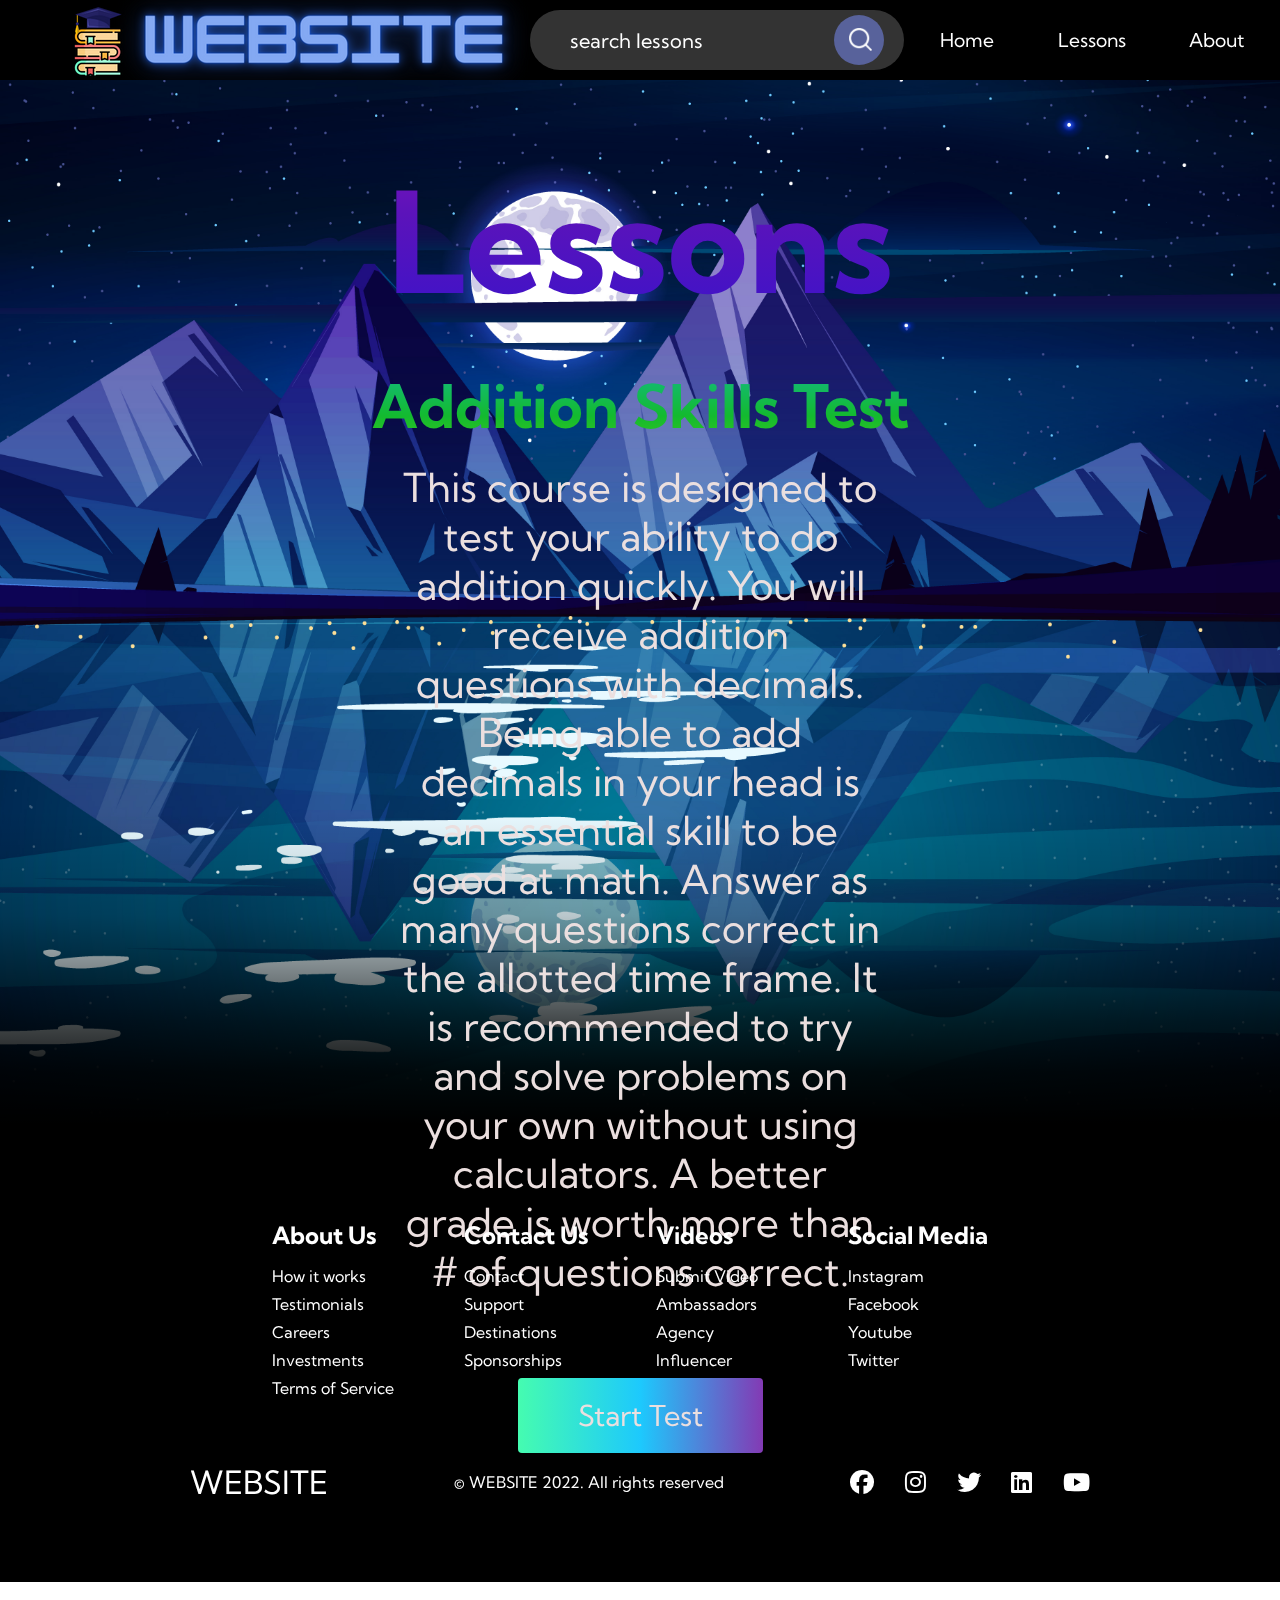
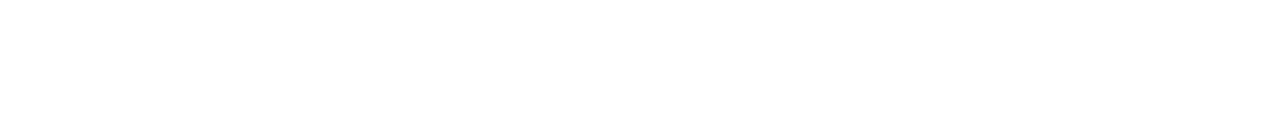
<file: addition.html>
<!DOCTYPE html>
<html lang="en">
<head>
    <meta charset="UTF-8">
    <meta http-equiv="X-UA-Compatible" content="IE=edge">
    <meta name="viewport" content="width=device-width, initial-scale=1.0">
    <title>Learn</title>
    <link rel="stylesheet" href="styles.css">
    <link rel="stylesheet" href="https://cdnjs.cloudflare.com/ajax/libs/font-awesome/6.1.2/css/all.min.css">
    <link href="https://fonts.googleapis.com/css2?family=Kumbh+Sans:wght@400;700&display=swap" rel="stylesheet">
    <link rel="shortcut icon" href="favicon (2).ico" />
</head>
<body>
    <!-- Navbar Section -->
    <nav class="navbar">
        <div class="navbar__container">
            <a href="/index.html" id='navbar__logo'><img src="Untitled design.png"></a>
            <div class="navbar__toggle" id="mobile-menu">   
                <span class="bar"></span>
                <span class="bar"></span>
                <span class="bar"></span>
            </div>
            <div class="container">
                <form action="https://google.com/search" class="search-bar">
                    <input type="text" placeholder="search lessons" name="q">
                    <button type="submit"><img src="search.png"></button>
                </form>
            </div>
            <ul class="navbar__menu">
                <li class="navbar__item">
                    <a href="/index.html" class="navbar__links" id="home-page">Home</a>
                </li>
                <li class="navbar__item">
                    <a href="/lessons.html" class="navbar__links" id="lessons-page">Lessons</a>
                </li>
                <li class="navbar__item">
                    <a href="/about.html" class="navbar__links" id="about-page">About</a>
                </li>
                <li class="navbar__item">
                  <a href="/credits.html" class="navbar__links" id="about-page">Credits</a>
              </li>
                <li class="navbar__btn">
                    <a href="#sign-up" class="button" id="signup">Log In</a>
                </li>
            </ul>
        </div>
    </nav>
  <!-- Lessons Section Section -->
  <div class="addition__container">
    <div class="addition__header">
      <h1>Lessons</h1>
    </div>
    <h2 id="atitle" >
        Addition Skills Test
    </h2>
        <p id="ainstructions" >
        This course is designed to test your ability to do addition quickly. You will receive addition questions with decimals. Being able to add decimals in your head is an essential skill to be good at math. Answer as many questions correct in the allotted time frame. It is recommended to try and solve problems on your own without using calculators. A better grade is worth more than # of questions correct.
        </p>
        <div id="aequation"></div>
        <div class="abuttonBlock">
        <button id="astartbutton" onclick="atoggle(); anew();">Start Test</button>
        </div>
        <input id="atextbox" type="text" value="" placeholder="Answer Here">
        <button id="abutton" onclick="anew()">Next Question</button>
        <p id="agrade">
          ?
        </p>
        <div class="abtnGroup">
                <span class="atimer">
                  <span id="acounter"></span>
                </span>
              </div>
              <div id="atimesup">"Times Up!"</div>
              <div id="aresult"></div>
  </div>
    <!-- Footer Section -->
    <div class="footer__container">
        <div class="footer__links">
        <div class="footer__link--wrapper">
            <div class="footer__link--items">
            <h2>About Us</h2>
            <a href="/sign__up">How it works</a>
            <a href="/">Testimonials</a>
            <a href="/">Careers</a>
            <a href="/">Investments</a>
            <a href="/">Terms of Service</a>
        </div>
        <div class="footer__link--items">
          <h2>Contact Us</h2>
          <a href="/">Contact</a>
          <a href="/">Support</a>
          <a href="/">Destinations</a>
          <a href="/">Sponsorships</a>
        </div>
      </div>
      <div class="footer__link--wrapper">
        <div class="footer__link--items">
          <h2>Videos</h2>
          <a href="/">Submit Video</a>
          <a href="/">Ambassadors</a>
          <a href="/">Agency</a>
          <a href="/">Influencer</a>
        </div>
        <div class="footer__link--items">
          <h2>Social Media</h2>
          <a href="/">Instagram</a>
          <a href="/">Facebook</a>
          <a href="/">Youtube</a>
          <a href="/">Twitter</a>
        </div>
      </div>
    </div>
    <div class="social__media">
      <div class="social__media--wrap">
        <div class="footer__logo">
          <a href="/" id="footer__logo">WEBSITE</a>
        </div>
        <p class="website__rights">© WEBSITE 2022. All rights reserved</p>
        <div class="social__icons">
          <a href="/" class="social__icon--link" target="_blank">
            <i class="fab fa-facebook"></i>
          </a>
          <a href="/" class="social__icon--link" target="_blank">
            <i class="fab fa-instagram"></i>
          </a>
          <a href="/" class="social__icon--link" target="_blank">
            <i class="fab fa-twitter"></i>
          </a>
          <a href="/" class="social__icon--link" target="_blank">
            <i class="fab fa-linkedin"></i>
          </a>
          <a href="/" class="social__icon--link" target="_blank">
            <i class="fab fa-youtube"></i>
          </a>
        </div>
      </div>
    </div>
  </div>

  <script src="app.js"></script>
</body>
</html>
</file>
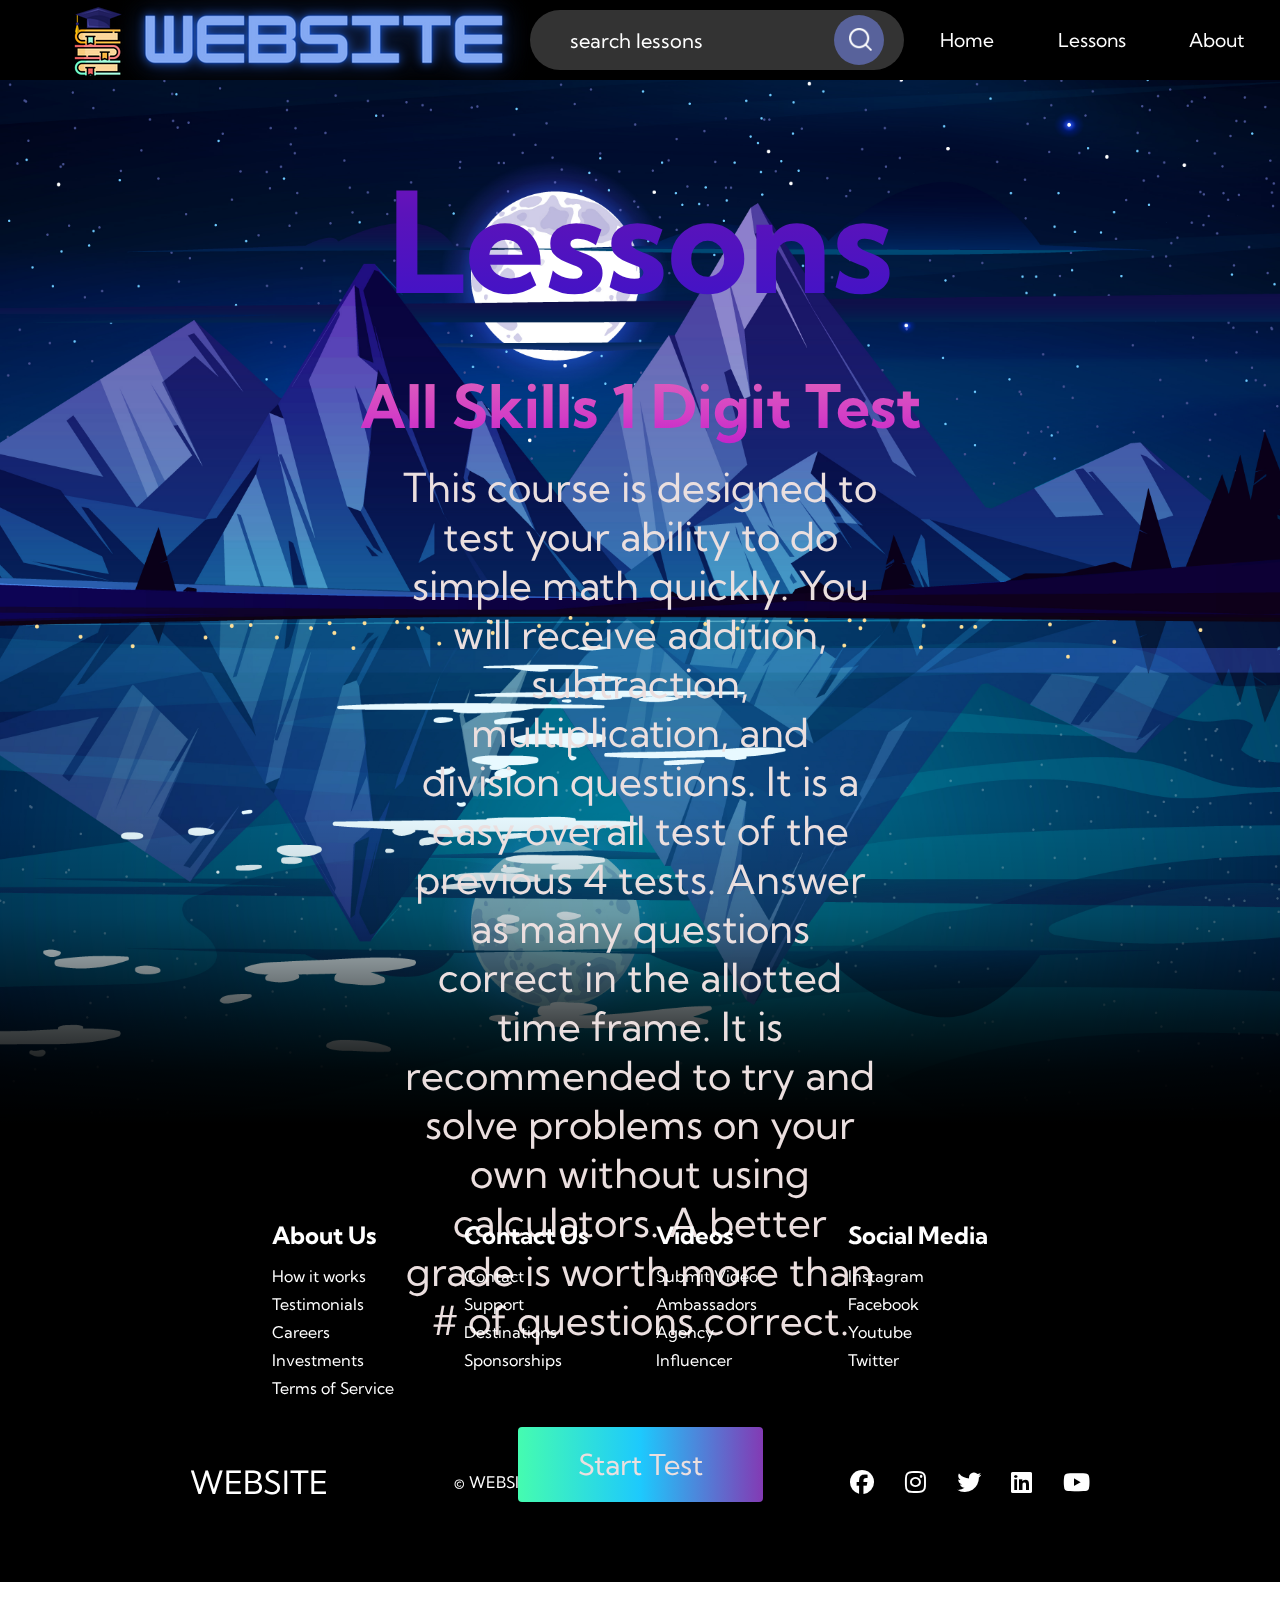
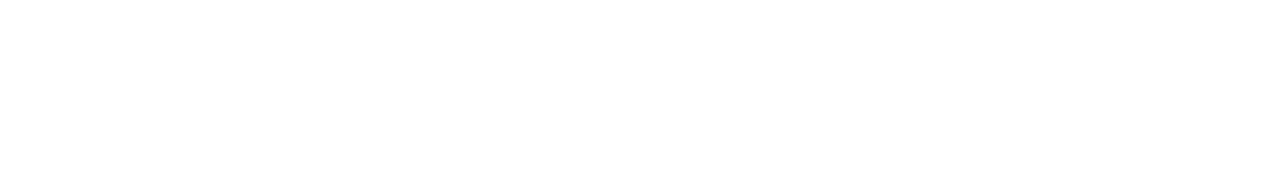
<file: allonedigit.html>
<!DOCTYPE html>
<html lang="en">
<head>
    <meta charset="UTF-8">
    <meta http-equiv="X-UA-Compatible" content="IE=edge">
    <meta name="viewport" content="width=device-width, initial-scale=1.0">
    <title>Learn</title>
    <link rel="stylesheet" href="styles.css">
    <link rel="stylesheet" href="https://cdnjs.cloudflare.com/ajax/libs/font-awesome/6.1.2/css/all.min.css">
    <link href="https://fonts.googleapis.com/css2?family=Kumbh+Sans:wght@400;700&display=swap" rel="stylesheet">
    <link rel="shortcut icon" href="favicon (2).ico" />
</head>
<body>
    <!-- Navbar Section -->
    <nav class="navbar">
        <div class="navbar__container">
            <a href="/index.html" id='navbar__logo'><img src="Untitled design.png"></a>
            <div class="navbar__toggle" id="mobile-menu">   
                <span class="bar"></span>
                <span class="bar"></span>
                <span class="bar"></span>
            </div>
            <div class="container">
                <form action="https://google.com/search" class="search-bar">
                    <input type="text" placeholder="search lessons" name="q">
                    <button type="submit"><img src="search.png"></button>
                </form>
            </div>
            <ul class="navbar__menu">
                <li class="navbar__item">
                    <a href="/index.html" class="navbar__links" id="home-page">Home</a>
                </li>
                <li class="navbar__item">
                    <a href="/lessons.html" class="navbar__links" id="lessons-page">Lessons</a>
                </li>
                <li class="navbar__item">
                    <a href="/about.html" class="navbar__links" id="about-page">About</a>
                </li>
                <li class="navbar__item">
                  <a href="/credits.html" class="navbar__links" id="about-page">Credits</a>
              </li>
                <li class="navbar__btn">
                    <a href="#sign-up" class="button" id="signup">Log In</a>
                </li>
            </ul>
        </div>
    </nav>
  <!-- Lessons Section Section -->
  <div class="allonedigit__container">
    <div class="allonedigit__header">
      <h1>Lessons</h1>
    </div>
    <h2 id="otitle" >
        All Skills 1 Digit Test
    </h2>
        <p id="oinstructions" >
            This course is designed to test your ability to do simple math quickly. You will receive addition, subtraction, multiplication, and division questions. It is a easy overall test of the previous 4 tests. Answer as many questions correct in the allotted time frame. It is recommended to try and solve problems on your own without using calculators. A better grade is worth more than # of questions correct.
        </p>
        <div id="oproblem"></div>
        <div class="obuttonBlock">
        <button id="ostartbutton" onclick="otoggle(); onew();">Start Test</button>
        </div>
        <input id="otextbox" type="text" value="" placeholder="Answer Here">
        <button id="obutton" onclick="onew()">Next Question</button>
        <p id="ograde">
          ?
        </p>
        <div class="obtnGroup">
                <span class="otimer">
                  <span id="ocounter"></span>
                </span>
              </div>
              <div id="otimesup">"Times Up!"</div>
              <div id="oresult"></div>
  </div>
    <!-- Footer Section -->
    <div class="footer__container">
        <div class="footer__links">
        <div class="footer__link--wrapper">
            <div class="footer__link--items">
            <h2>About Us</h2>
            <a href="/sign__up">How it works</a>
            <a href="/">Testimonials</a>
            <a href="/">Careers</a>
            <a href="/">Investments</a>
            <a href="/">Terms of Service</a>
        </div>
        <div class="footer__link--items">
          <h2>Contact Us</h2>
          <a href="/">Contact</a>
          <a href="/">Support</a>
          <a href="/">Destinations</a>
          <a href="/">Sponsorships</a>
        </div>
      </div>
      <div class="footer__link--wrapper">
        <div class="footer__link--items">
          <h2>Videos</h2>
          <a href="/">Submit Video</a>
          <a href="/">Ambassadors</a>
          <a href="/">Agency</a>
          <a href="/">Influencer</a>
        </div>
        <div class="footer__link--items">
          <h2>Social Media</h2>
          <a href="/">Instagram</a>
          <a href="/">Facebook</a>
          <a href="/">Youtube</a>
          <a href="/">Twitter</a>
        </div>
      </div>
    </div>
    <div class="social__media">
      <div class="social__media--wrap">
        <div class="footer__logo">
          <a href="/" id="footer__logo">WEBSITE</a>
        </div>
        <p class="website__rights">© WEBSITE 2022. All rights reserved</p>
        <div class="social__icons">
          <a href="/" class="social__icon--link" target="_blank">
            <i class="fab fa-facebook"></i>
          </a>
          <a href="/" class="social__icon--link" target="_blank">
            <i class="fab fa-instagram"></i>
          </a>
          <a href="/" class="social__icon--link" target="_blank">
            <i class="fab fa-twitter"></i>
          </a>
          <a href="/" class="social__icon--link" target="_blank">
            <i class="fab fa-linkedin"></i>
          </a>
          <a href="/" class="social__icon--link" target="_blank">
            <i class="fab fa-youtube"></i>
          </a>
        </div>
      </div>
    </div>
  </div>

  <script src="allonedigit.js"></script>
</body>
</html>
</file>
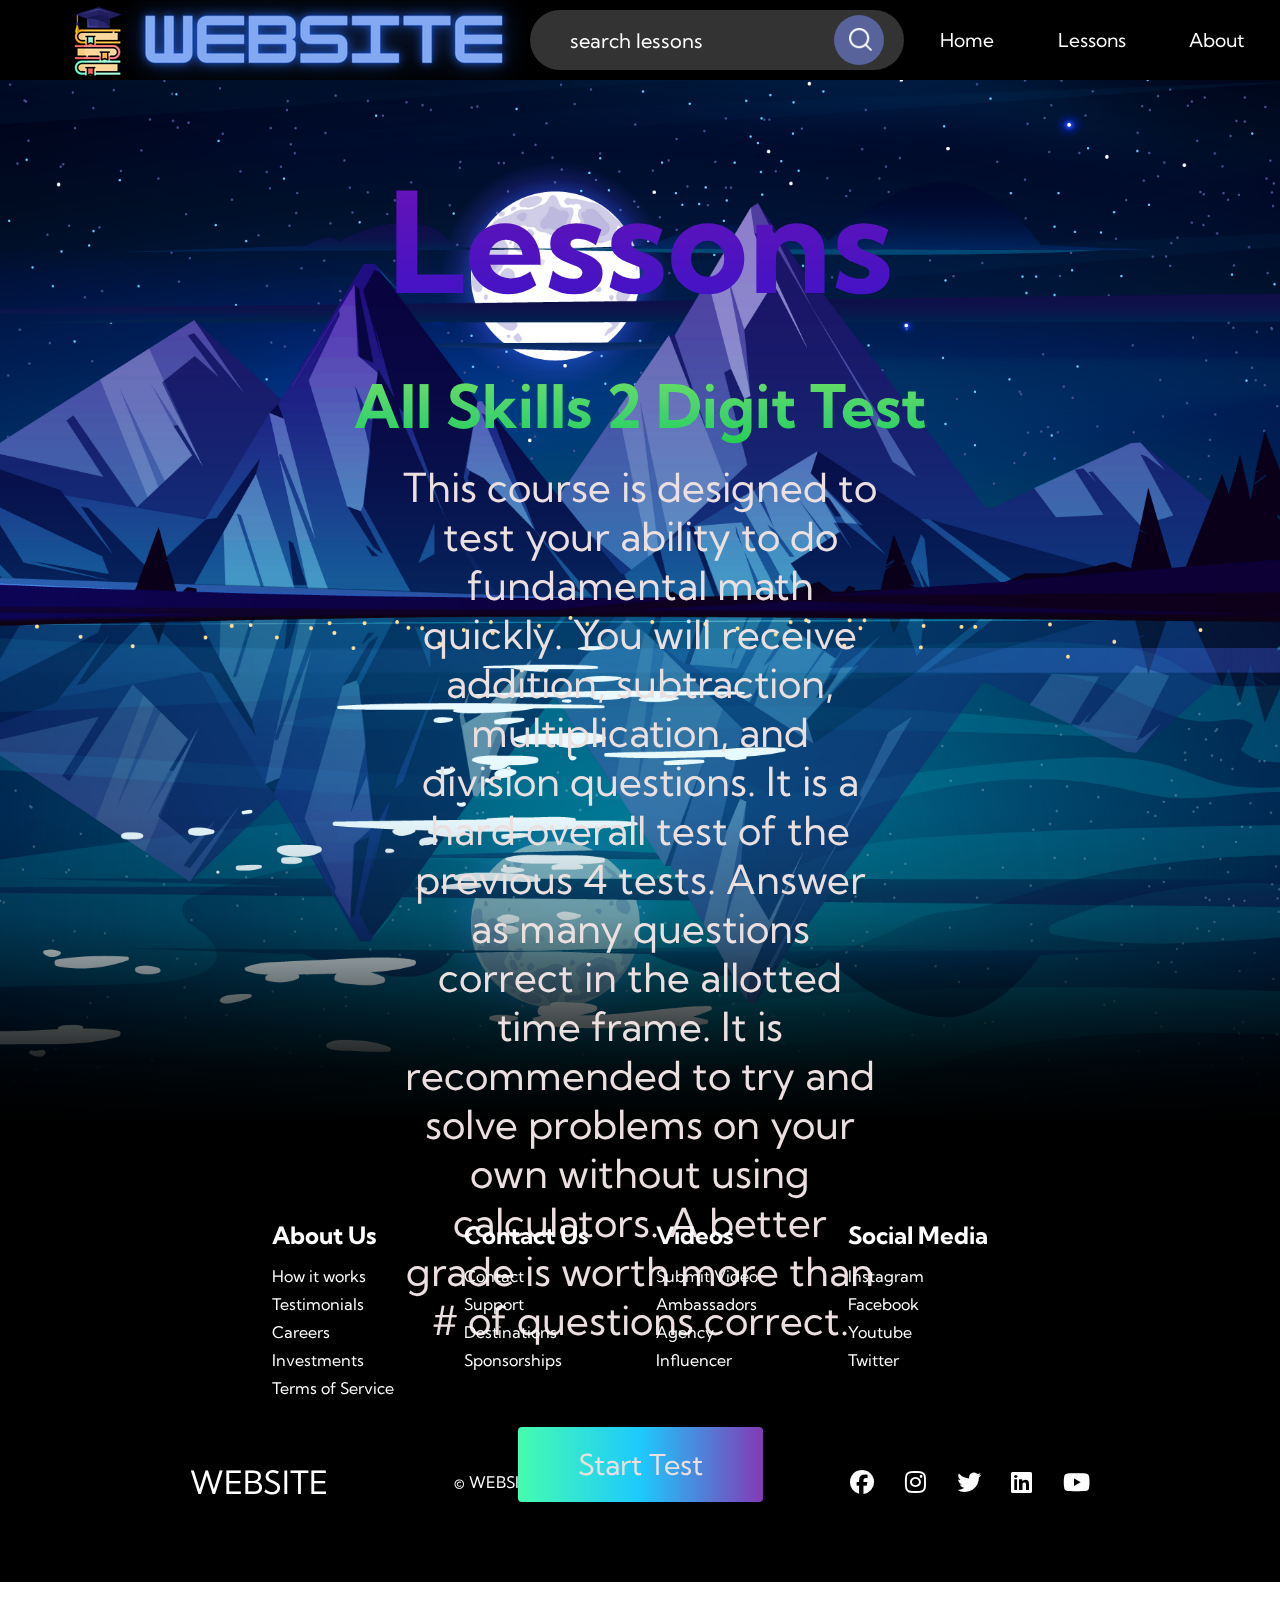
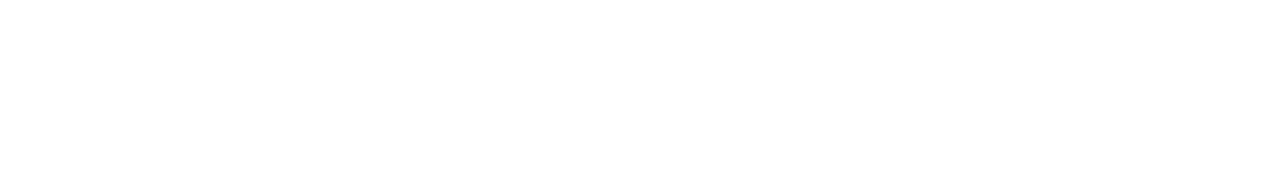
<file: alltwodigit.html>
<!DOCTYPE html>
<html lang="en">
<head>
    <meta charset="UTF-8">
    <meta http-equiv="X-UA-Compatible" content="IE=edge">
    <meta name="viewport" content="width=device-width, initial-scale=1.0">
    <title>Learn</title>
    <link rel="stylesheet" href="styles.css">
    <link rel="stylesheet" href="https://cdnjs.cloudflare.com/ajax/libs/font-awesome/6.1.2/css/all.min.css">
    <link href="https://fonts.googleapis.com/css2?family=Kumbh+Sans:wght@400;700&display=swap" rel="stylesheet">
    <link rel="shortcut icon" href="favicon (2).ico" />
</head>
<body>
    <!-- Navbar Section -->
    <nav class="navbar">
        <div class="navbar__container">
            <a href="/index.html" id='navbar__logo'><img src="Untitled design.png"></a>
            <div class="navbar__toggle" id="mobile-menu">   
                <span class="bar"></span>
                <span class="bar"></span>
                <span class="bar"></span>
            </div>
            <div class="container">
                <form action="https://google.com/search" class="search-bar">
                    <input type="text" placeholder="search lessons" name="q">
                    <button type="submit"><img src="search.png"></button>
                </form>
            </div>
            <ul class="navbar__menu">
                <li class="navbar__item">
                    <a href="/index.html" class="navbar__links" id="home-page">Home</a>
                </li>
                <li class="navbar__item">
                    <a href="/lessons.html" class="navbar__links" id="lessons-page">Lessons</a>
                </li>
                <li class="navbar__item">
                    <a href="/about.html" class="navbar__links" id="about-page">About</a>
                </li>
                <li class="navbar__item">
                  <a href="/credits.html" class="navbar__links" id="about-page">Credits</a>
              </li>
                <li class="navbar__btn">
                    <a href="#sign-up" class="button" id="signup">Log In</a>
                </li>
            </ul>
        </div>
    </nav>
  <!-- Lessons Section Section -->
  <div class="alltwodigit__container">
    <div class="alltwodigit__header">
      <h1>Lessons</h1>
    </div>
    <h2 id="ttitle" >
        All Skills 2 Digit Test
    </h2>
        <p id="tinstructions" >
            This course is designed to test your ability to do fundamental math quickly. You will receive addition, subtraction, multiplication, and division questions. It is a hard overall test of the previous 4 tests. Answer as many questions correct in the allotted time frame. It is recommended to try and solve problems on your own without using calculators. A better grade is worth more than # of questions correct.
        </p>
        <div id="tproblem"></div>
        <div class="tbuttonBlock">
        <button id="tstartbutton" onclick="ttoggle(); tnew();">Start Test</button>
        </div>
        <input id="ttextbox" type="text" value="" placeholder="Answer Here">
        <button id="tbutton" onclick="tnew()">Next Question</button>
        <p id="tgrade">
          ?
        </p>
        <div class="tbtnGroup">
                <span class="ttimer">
                  <span id="tcounter"></span>
                </span>
              </div>
              <div id="ttimesup">"Times Up!"</div>
              <div id="tresult"></div>
  </div>
    <!-- Footer Section -->
    <div class="footer__container">
        <div class="footer__links">
        <div class="footer__link--wrapper">
            <div class="footer__link--items">
            <h2>About Us</h2>
            <a href="/sign__up">How it works</a>
            <a href="/">Testimonials</a>
            <a href="/">Careers</a>
            <a href="/">Investments</a>
            <a href="/">Terms of Service</a>
        </div>
        <div class="footer__link--items">
          <h2>Contact Us</h2>
          <a href="/">Contact</a>
          <a href="/">Support</a>
          <a href="/">Destinations</a>
          <a href="/">Sponsorships</a>
        </div>
      </div>
      <div class="footer__link--wrapper">
        <div class="footer__link--items">
          <h2>Videos</h2>
          <a href="/">Submit Video</a>
          <a href="/">Ambassadors</a>
          <a href="/">Agency</a>
          <a href="/">Influencer</a>
        </div>
        <div class="footer__link--items">
          <h2>Social Media</h2>
          <a href="/">Instagram</a>
          <a href="/">Facebook</a>
          <a href="/">Youtube</a>
          <a href="/">Twitter</a>
        </div>
      </div>
    </div>
    <div class="social__media">
      <div class="social__media--wrap">
        <div class="footer__logo">
          <a href="/" id="footer__logo">WEBSITE</a>
        </div>
        <p class="website__rights">© WEBSITE 2022. All rights reserved</p>
        <div class="social__icons">
          <a href="/" class="social__icon--link" target="_blank">
            <i class="fab fa-facebook"></i>
          </a>
          <a href="/" class="social__icon--link" target="_blank">
            <i class="fab fa-instagram"></i>
          </a>
          <a href="/" class="social__icon--link" target="_blank">
            <i class="fab fa-twitter"></i>
          </a>
          <a href="/" class="social__icon--link" target="_blank">
            <i class="fab fa-linkedin"></i>
          </a>
          <a href="/" class="social__icon--link" target="_blank">
            <i class="fab fa-youtube"></i>
          </a>
        </div>
      </div>
    </div>
  </div>

  <script src="alltwodigit.js"></script>
</body>
</html>
</file>
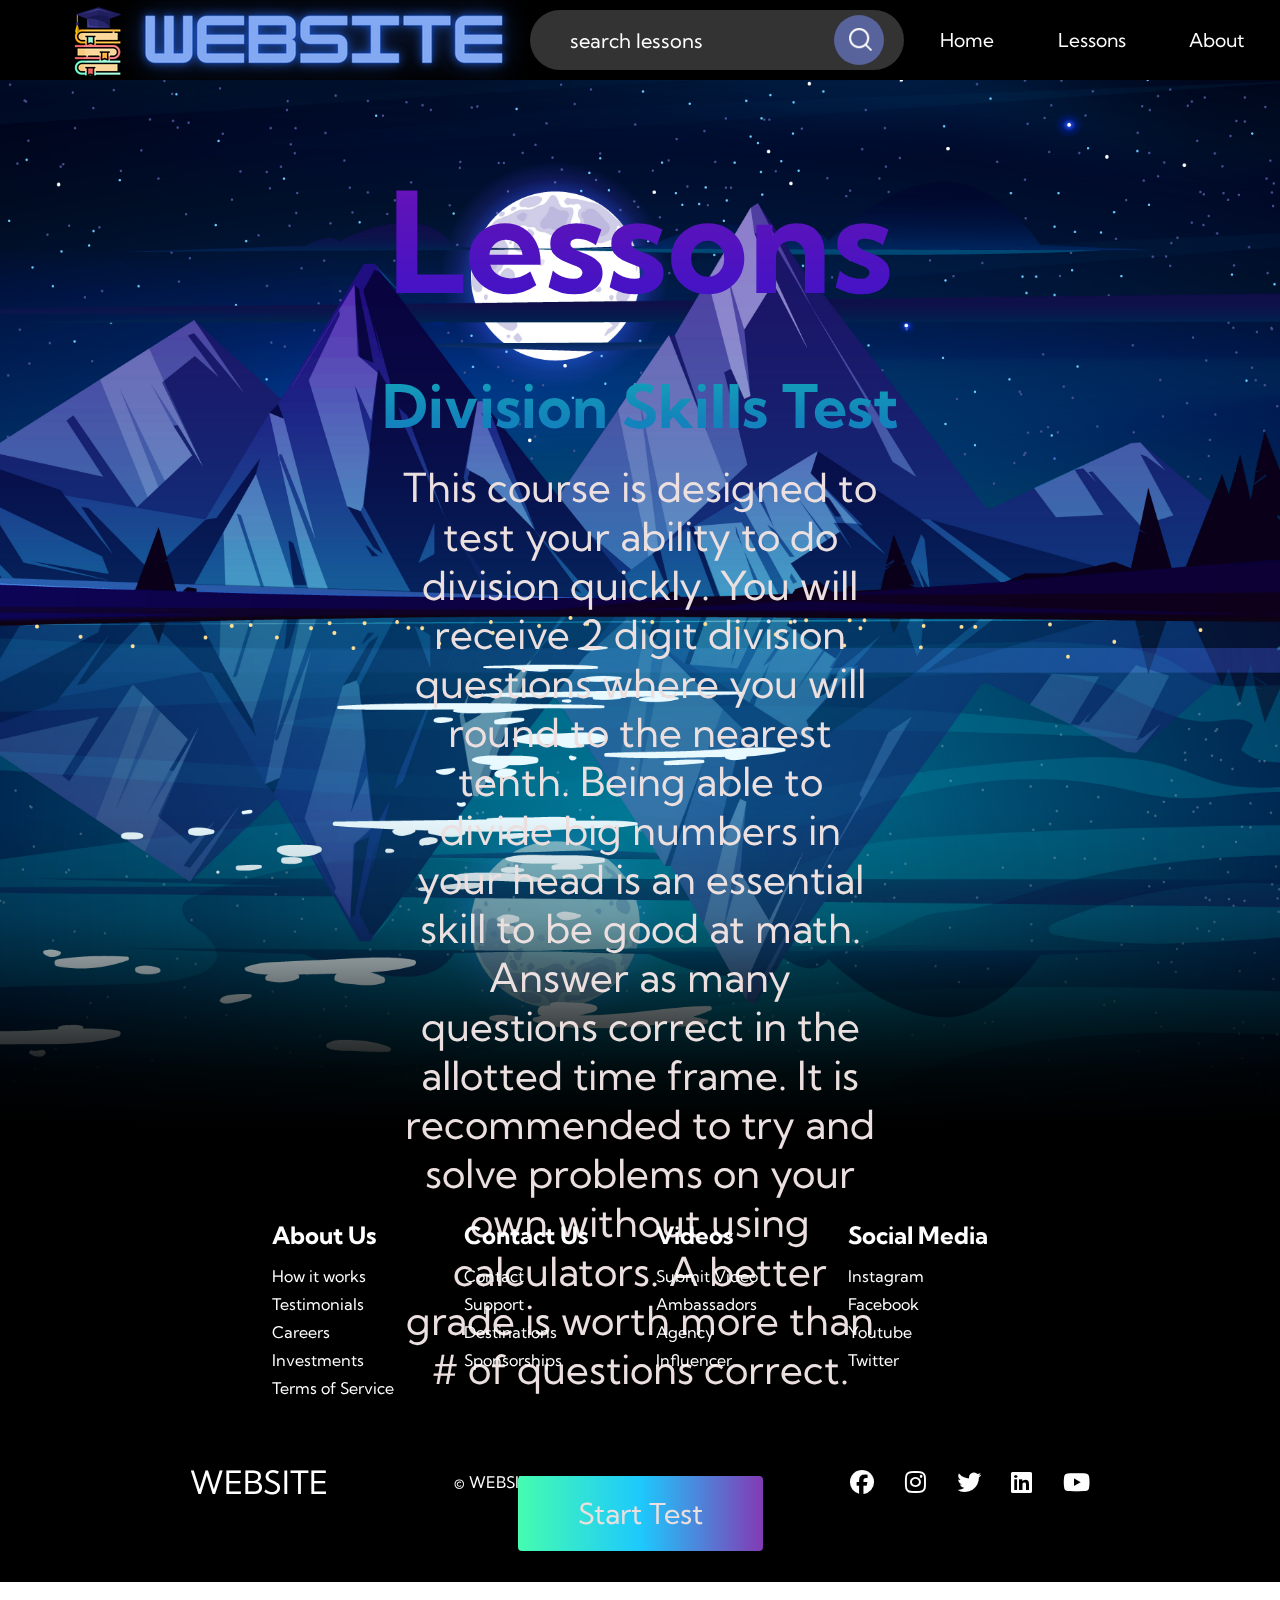
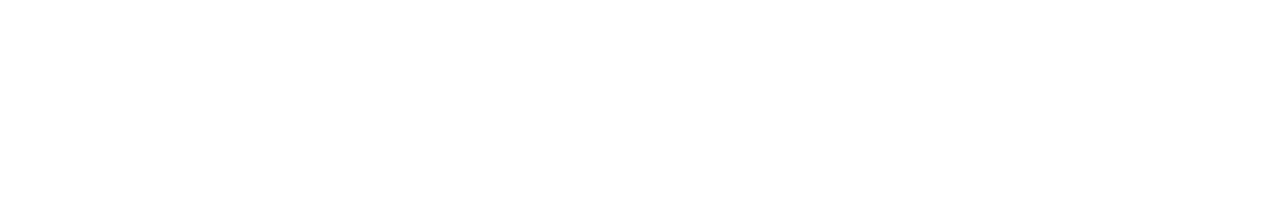
<file: division.html>
<!DOCTYPE html>
<html lang="en">
<head>
    <meta charset="UTF-8">
    <meta http-equiv="X-UA-Compatible" content="IE=edge">
    <meta name="viewport" content="width=device-width, initial-scale=1.0">
    <title>Learn</title>
    <link rel="stylesheet" href="styles.css">
    <link rel="stylesheet" href="https://cdnjs.cloudflare.com/ajax/libs/font-awesome/6.1.2/css/all.min.css">
    <link href="https://fonts.googleapis.com/css2?family=Kumbh+Sans:wght@400;700&display=swap" rel="stylesheet">
    <link rel="shortcut icon" href="favicon (2).ico" />
</head>
<body>
    <!-- Navbar Section -->
    <nav class="navbar">
        <div class="navbar__container">
            <a href="/index.html" id='navbar__logo'><img src="Untitled design.png"></a>
            <div class="navbar__toggle" id="mobile-menu">   
                <span class="bar"></span>
                <span class="bar"></span>
                <span class="bar"></span>
            </div>
            <div class="container">
                <form action="https://google.com/search" class="search-bar">
                    <input type="text" placeholder="search lessons" name="q">
                    <button type="submit"><img src="search.png"></button>
                </form>
            </div>
            <ul class="navbar__menu">
                <li class="navbar__item">
                    <a href="/index.html" class="navbar__links" id="home-page">Home</a>
                </li>
                <li class="navbar__item">
                    <a href="/lessons.html" class="navbar__links" id="lessons-page">Lessons</a>
                </li>
                <li class="navbar__item">
                    <a href="/about.html" class="navbar__links" id="about-page">About</a>
                </li>
                <li class="navbar__item">
                  <a href="/credits.html" class="navbar__links" id="about-page">Credits</a>
              </li>
                <li class="navbar__btn">
                    <a href="#sign-up" class="button" id="signup">Log In</a>
                </li>
            </ul>
        </div>
    </nav>
  <!-- Lessons Section Section -->
  <div class="division__container">
    <div class="division__header">
      <h1>Lessons</h1>
    </div>
    <h2 id="dtitle" >
        Division Skills Test
    </h2>
        <p id="dinstructions" >
        This course is designed to test your ability to do division quickly. You will receive 2 digit division questions where you will round to the nearest tenth. Being able to divide big numbers in your head is an essential skill to be good at math. Answer as many questions correct in the allotted time frame. It is recommended to try and solve problems on your own without using calculators. A better grade is worth more than # of questions correct.
        </p>
        <div id="dequation"></div>
        <div class="dbuttonBlock">
        <button id="dstartbutton" onclick="dtoggle(); dnew();">Start Test</button>
        </div>
        <input id="dtextbox" type="text" value="" placeholder="Answer Here">
        <button id="dbutton" onclick="dnew()">Next Question</button>
        <p id="dgrade">
          ?
        </p>
        <div class="dbtnGroup">
                <span class="dtimer">
                  <span id="dcounter"></span>
                </span>
              </div>
              <div id="dtimesup">"Times Up!"</div>
              <div id="dresult"></div>
  </div>
    <!-- Footer Section -->
    <div class="footer__container">
        <div class="footer__links">
        <div class="footer__link--wrapper">
            <div class="footer__link--items">
            <h2>About Us</h2>
            <a href="/sign__up">How it works</a>
            <a href="/">Testimonials</a>
            <a href="/">Careers</a>
            <a href="/">Investments</a>
            <a href="/">Terms of Service</a>
        </div>
        <div class="footer__link--items">
          <h2>Contact Us</h2>
          <a href="/">Contact</a>
          <a href="/">Support</a>
          <a href="/">Destinations</a>
          <a href="/">Sponsorships</a>
        </div>
      </div>
      <div class="footer__link--wrapper">
        <div class="footer__link--items">
          <h2>Videos</h2>
          <a href="/">Submit Video</a>
          <a href="/">Ambassadors</a>
          <a href="/">Agency</a>
          <a href="/">Influencer</a>
        </div>
        <div class="footer__link--items">
          <h2>Social Media</h2>
          <a href="/">Instagram</a>
          <a href="/">Facebook</a>
          <a href="/">Youtube</a>
          <a href="/">Twitter</a>
        </div>
      </div>
    </div>
    <div class="social__media">
      <div class="social__media--wrap">
        <div class="footer__logo">
          <a href="/" id="footer__logo">WEBSITE</a>
        </div>
        <p class="website__rights">© WEBSITE 2022. All rights reserved</p>
        <div class="social__icons">
          <a href="/" class="social__icon--link" target="_blank">
            <i class="fab fa-facebook"></i>
          </a>
          <a href="/" class="social__icon--link" target="_blank">
            <i class="fab fa-instagram"></i>
          </a>
          <a href="/" class="social__icon--link" target="_blank">
            <i class="fab fa-twitter"></i>
          </a>
          <a href="/" class="social__icon--link" target="_blank">
            <i class="fab fa-linkedin"></i>
          </a>
          <a href="/" class="social__icon--link" target="_blank">
            <i class="fab fa-youtube"></i>
          </a>
        </div>
      </div>
    </div>
  </div>

  <script src="division.js"></script>
</body>
</html>
</file>
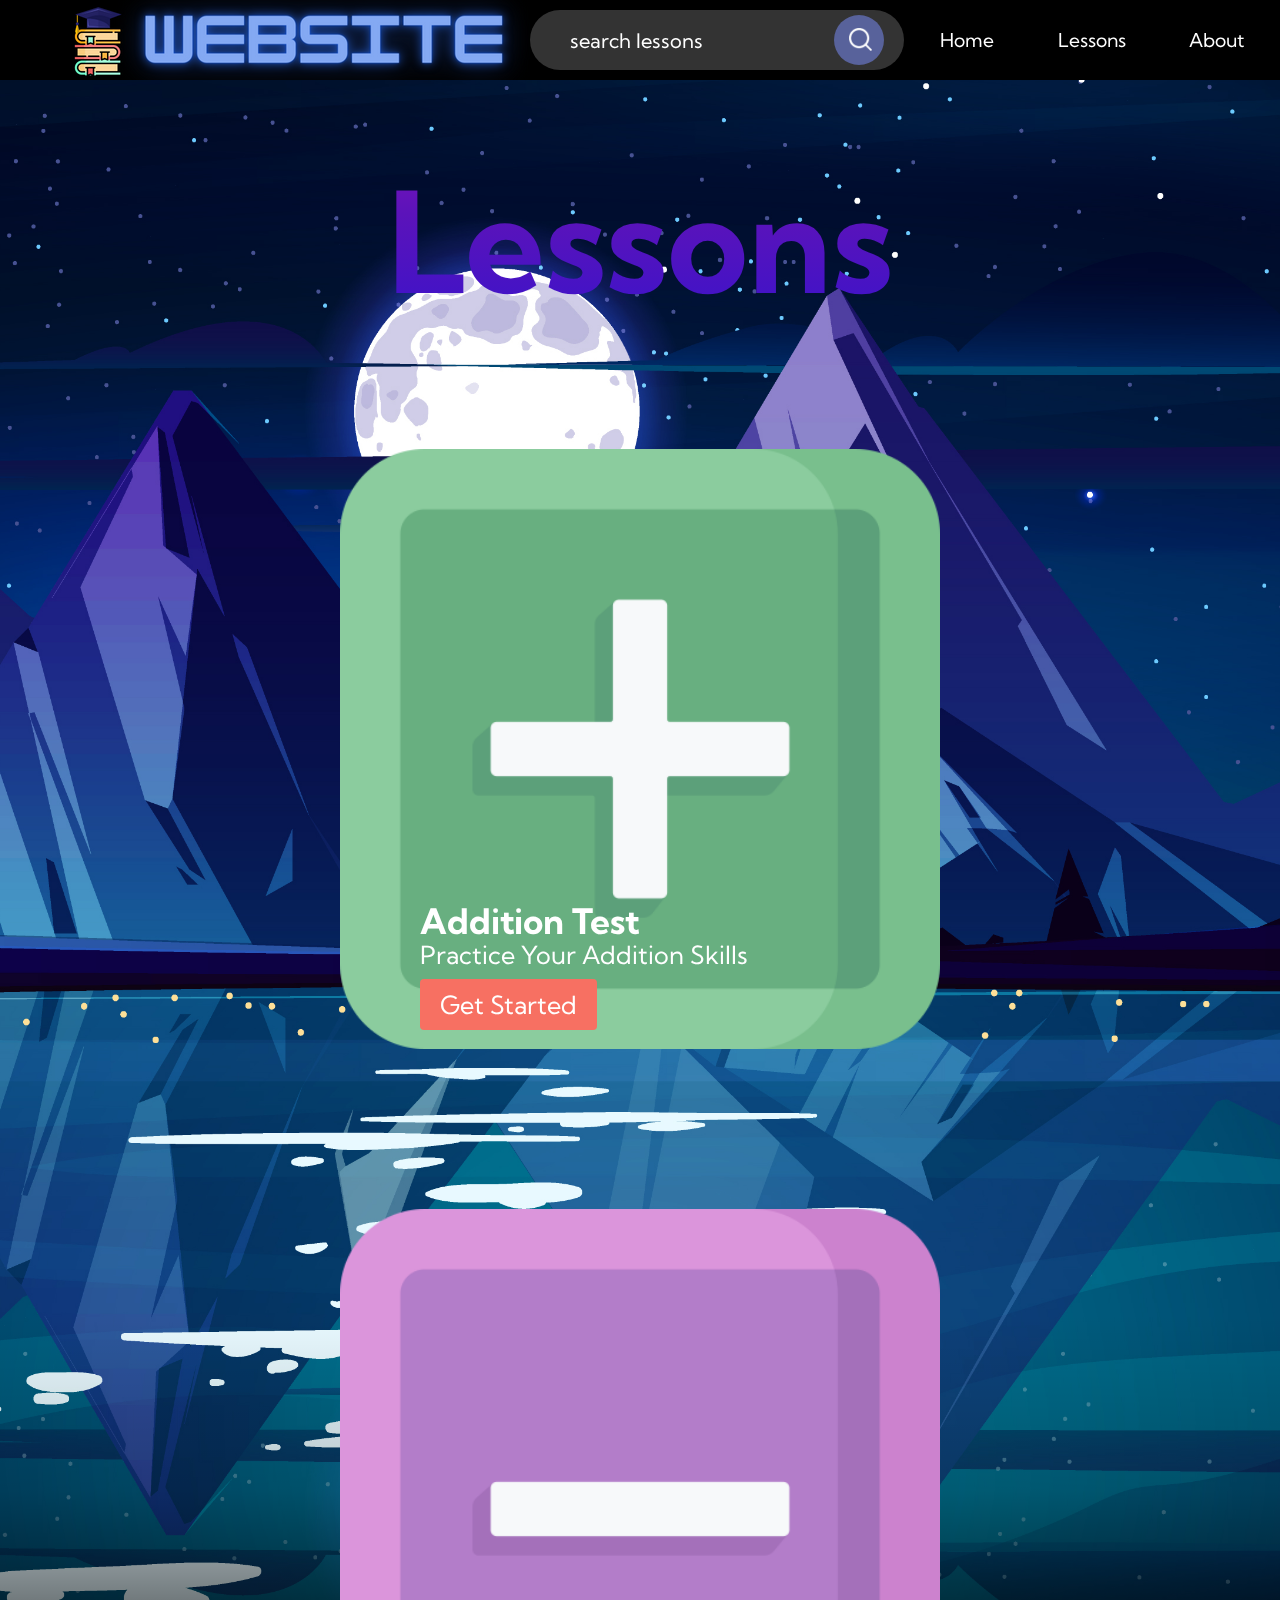
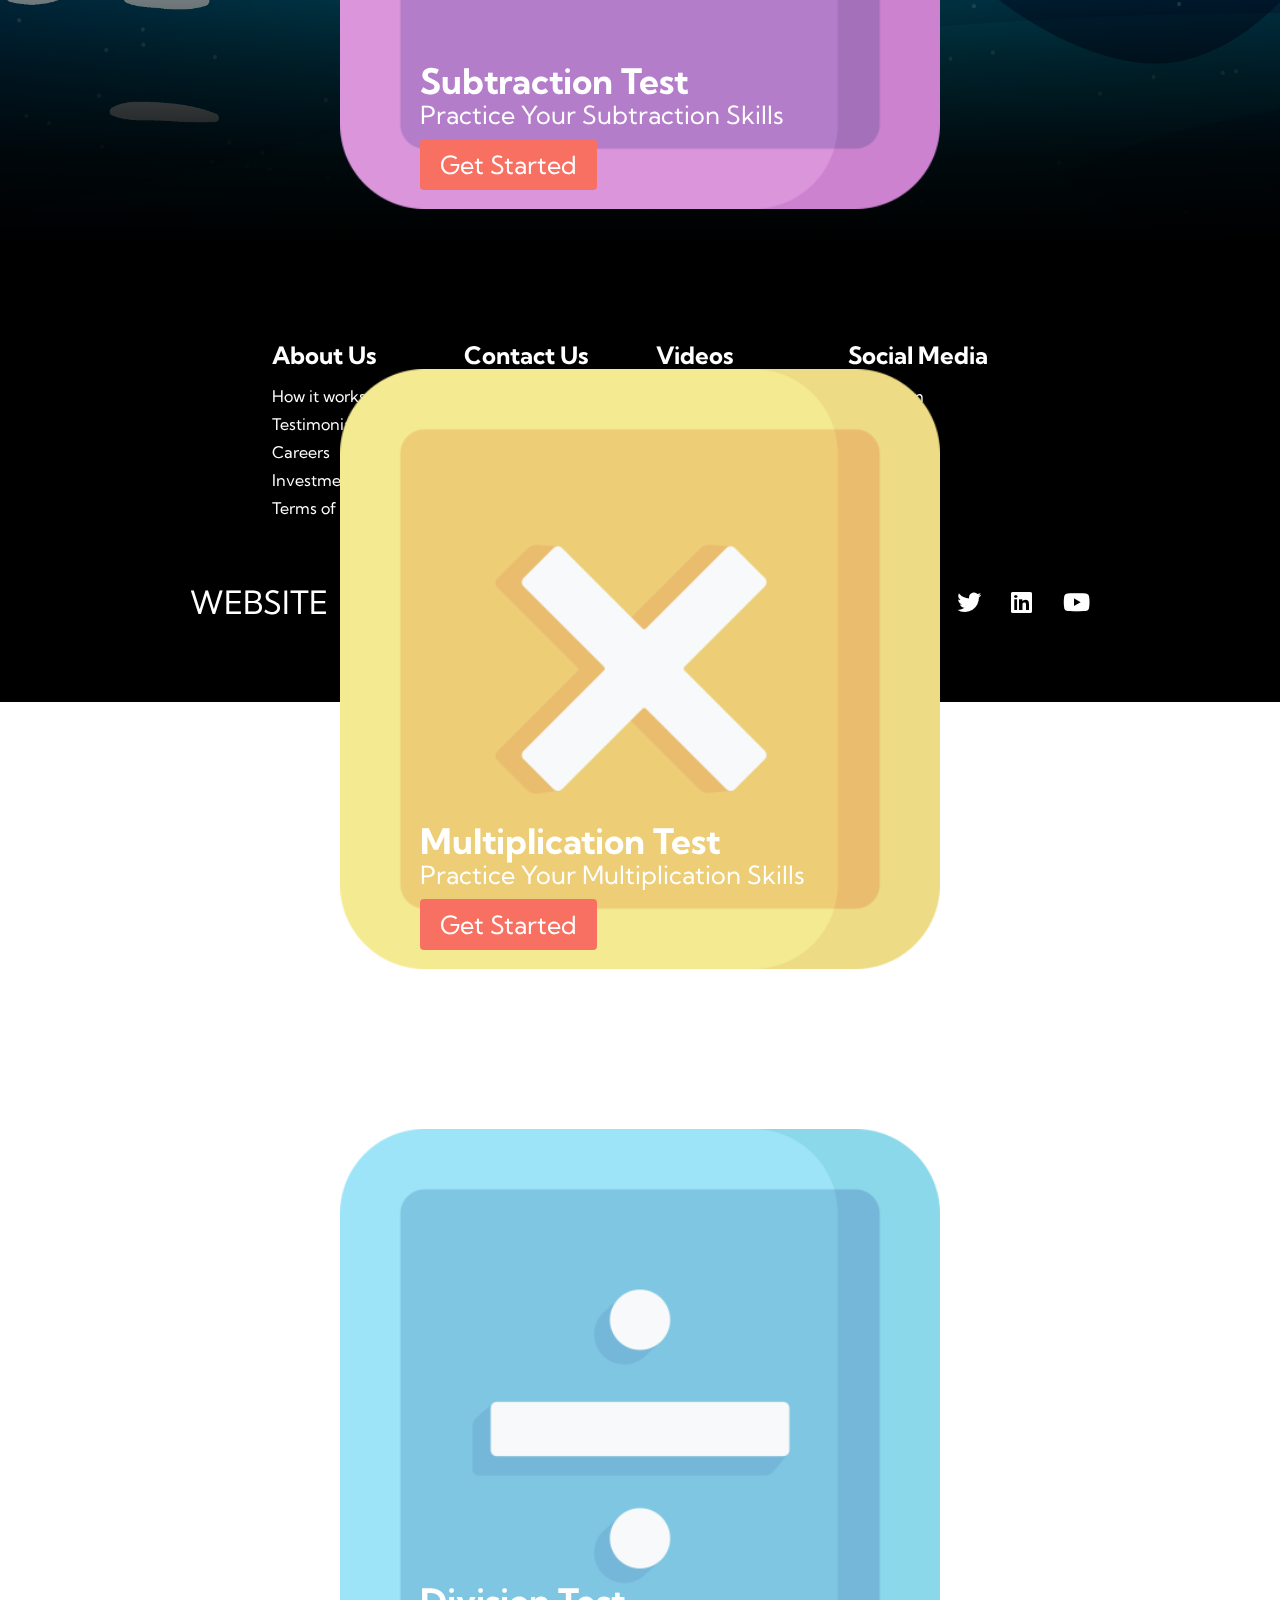
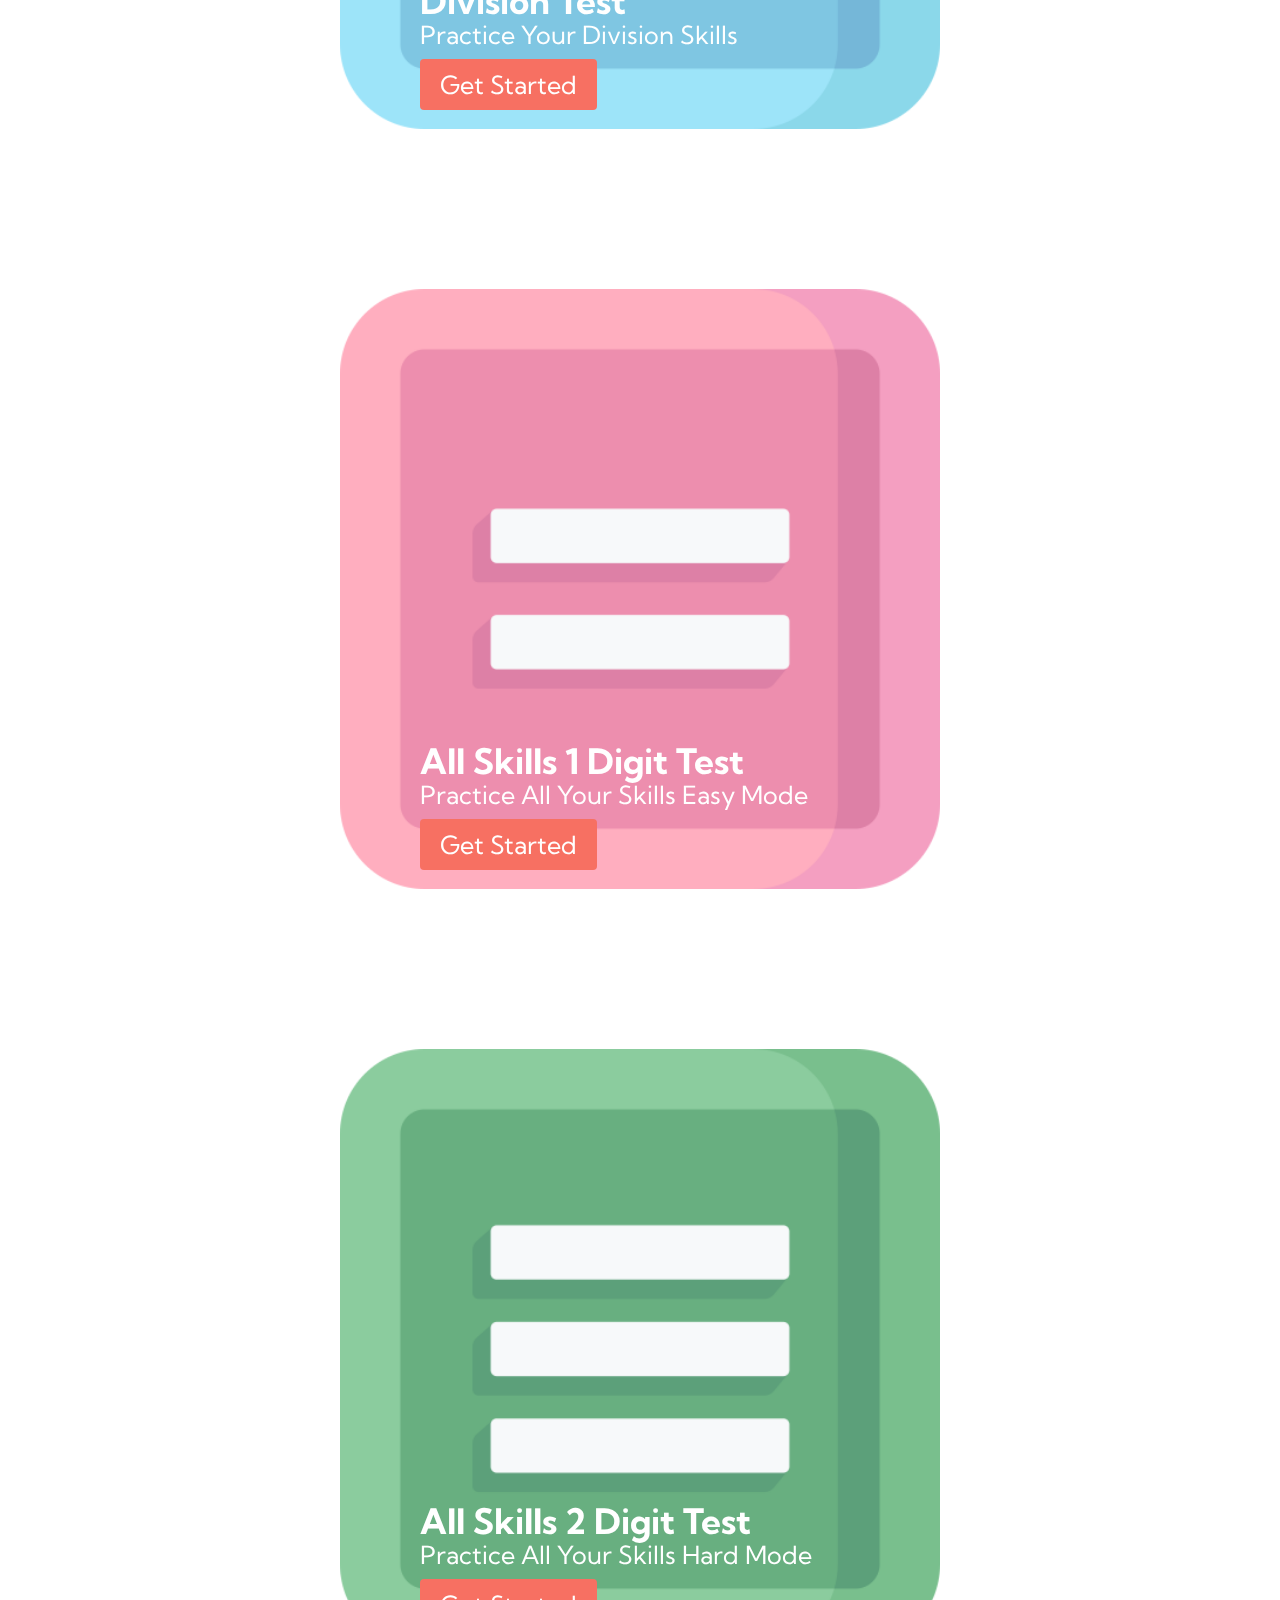
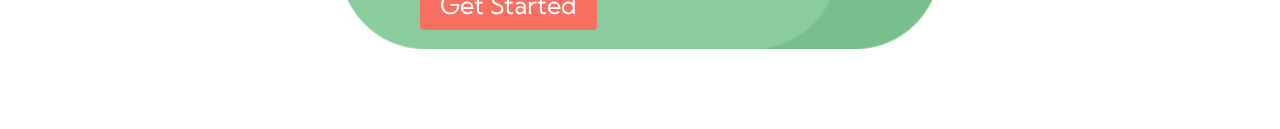
<file: lessons.html>
<!DOCTYPE html>
<html lang="en">
<head>
    <meta charset="UTF-8">
    <meta http-equiv="X-UA-Compatible" content="IE=edge">
    <meta name="viewport" content="width=device-width, initial-scale=1.0">
    <title>Learn</title>
    <link rel="stylesheet" href="styles.css">
    <link rel="stylesheet" href="https://cdnjs.cloudflare.com/ajax/libs/font-awesome/6.1.2/css/all.min.css">
    <link href="https://fonts.googleapis.com/css2?family=Kumbh+Sans:wght@400;700&display=swap" rel="stylesheet">
    <link rel="shortcut icon" href="favicon (2).ico" />
</head>
<body>
    <!-- Navbar Section -->
    <nav class="navbar">
        <div class="navbar__container">
            <a href="/index.html" id='navbar__logo'><img src="Untitled design.png"></a>
            <div class="navbar__toggle" id="mobile-menu">   
                <span class="bar"></span>
                <span class="bar"></span>
                <span class="bar"></span>
            </div>
            <div class="container">
                <form action="https://google.com/search" class="search-bar">
                    <input type="text" placeholder="search lessons" name="q">
                    <button type="submit"><img src="search.png"></button>
                </form>
            </div>
            <ul class="navbar__menu">
                <li class="navbar__item">
                    <a href="/index.html" class="navbar__links" id="home-page">Home</a>
                </li>
                <li class="navbar__item">
                    <a href="/lessons.html" class="navbar__links" id="lessons-page">Lessons</a>
                </li>
                <li class="navbar__item">
                    <a href="/about.html" class="navbar__links" id="about-page">About</a>
                </li>
                <li class="navbar__item">
                  <a href="/credits.html" class="navbar__links" id="about-page">Credits</a>
              </li>
                <li class="navbar__btn">
                    <a href="#sign-up" class="button" id="signup">Log In</a>
                </li>
            </ul>
        </div>
    </nav>
  <!-- Lessons Section Section -->
  <div class="lessons__container">
    <div class="lessons__header">
      <h1>Lessons</h1>
    </div>
      <div class="services">
    <div class="services__container">
      <div class="services__card">
        <h2>Addition Test</h2>
        <p>Practice Your Addition Skills</p>
        <button><a href="/addition.html">Get Started</a></button>
      </div>
      <div class="services__card">
        <h2>Subtraction Test</h2>
        <p>Practice Your Subtraction Skills</p>
        <button><a href="/subtraction.html">Get Started</a></button>
      </div>
    </div>
  </div>
  <div class="services2">
    <div class="services__container2">
      <div class="services__card2">
        <h2>Multiplication Test</h2>
        <p>Practice Your Multiplication Skills</p>
        <button><a href="/multiplication.html">Get Started</a></button>
      </div>
      <div class="services__card2">
        <h2>Division Test</h2>
        <p>Practice Your Division Skills</p>
        <button><a href="/division.html">Get Started</a></button>
      </div>
    </div>
  </div>
  <div class="services3">
    <div class="services__container3">
      <div class="services__card3">
        <h2>All Skills 1 Digit Test</h2>
        <p>Practice All Your Skills Easy Mode</p>
        <button><a href="/allonedigit.html">Get Started</a></button>
      </div>
      <div class="services__card3">
        <h2>All Skills 2 Digit Test</h2>
        <p>Practice All Your Skills Hard Mode</p>
        <button><a href="/alltwodigit.html">Get Started</a></button>
      </div>
    </div>
  </div>
  
  </div>
    <!-- Footer Section -->
    <div class="footer__container">
        <div class="footer__links">
        <div class="footer__link--wrapper">
            <div class="footer__link--items">
            <h2>About Us</h2>
            <a href="/sign__up">How it works</a>
            <a href="/">Testimonials</a>
            <a href="/">Careers</a>
            <a href="/">Investments</a>
            <a href="/">Terms of Service</a>
        </div>
        <div class="footer__link--items">
          <h2>Contact Us</h2>
          <a href="/">Contact</a>
          <a href="/">Support</a>
          <a href="/">Destinations</a>
          <a href="/">Sponsorships</a>
        </div>
      </div>
      <div class="footer__link--wrapper">
        <div class="footer__link--items">
          <h2>Videos</h2>
          <a href="/">Submit Video</a>
          <a href="/">Ambassadors</a>
          <a href="/">Agency</a>
          <a href="/">Influencer</a>
        </div>
        <div class="footer__link--items">
          <h2>Social Media</h2>
          <a href="/">Instagram</a>
          <a href="/">Facebook</a>
          <a href="/">Youtube</a>
          <a href="/">Twitter</a>
        </div>
      </div>
    </div>
    <div class="social__media">
      <div class="social__media--wrap">
        <div class="footer__logo">
          <a href="/" id="footer__logo">WEBSITE</a>
        </div>
        <p class="website__rights">© WEBSITE 2022. All rights reserved</p>
        <div class="social__icons">
          <a href="/" class="social__icon--link" target="_blank">
            <i class="fab fa-facebook"></i>
          </a>
          <a href="/" class="social__icon--link" target="_blank">
            <i class="fab fa-instagram"></i>
          </a>
          <a href="/" class="social__icon--link" target="_blank">
            <i class="fab fa-twitter"></i>
          </a>
          <a href="/" class="social__icon--link" target="_blank">
            <i class="fab fa-linkedin"></i>
          </a>
          <a href="/" class="social__icon--link" target="_blank">
            <i class="fab fa-youtube"></i>
          </a>
        </div>
      </div>
    </div>
  </div>

  <script src="app.js"></script>
</body>
</html>
</file>
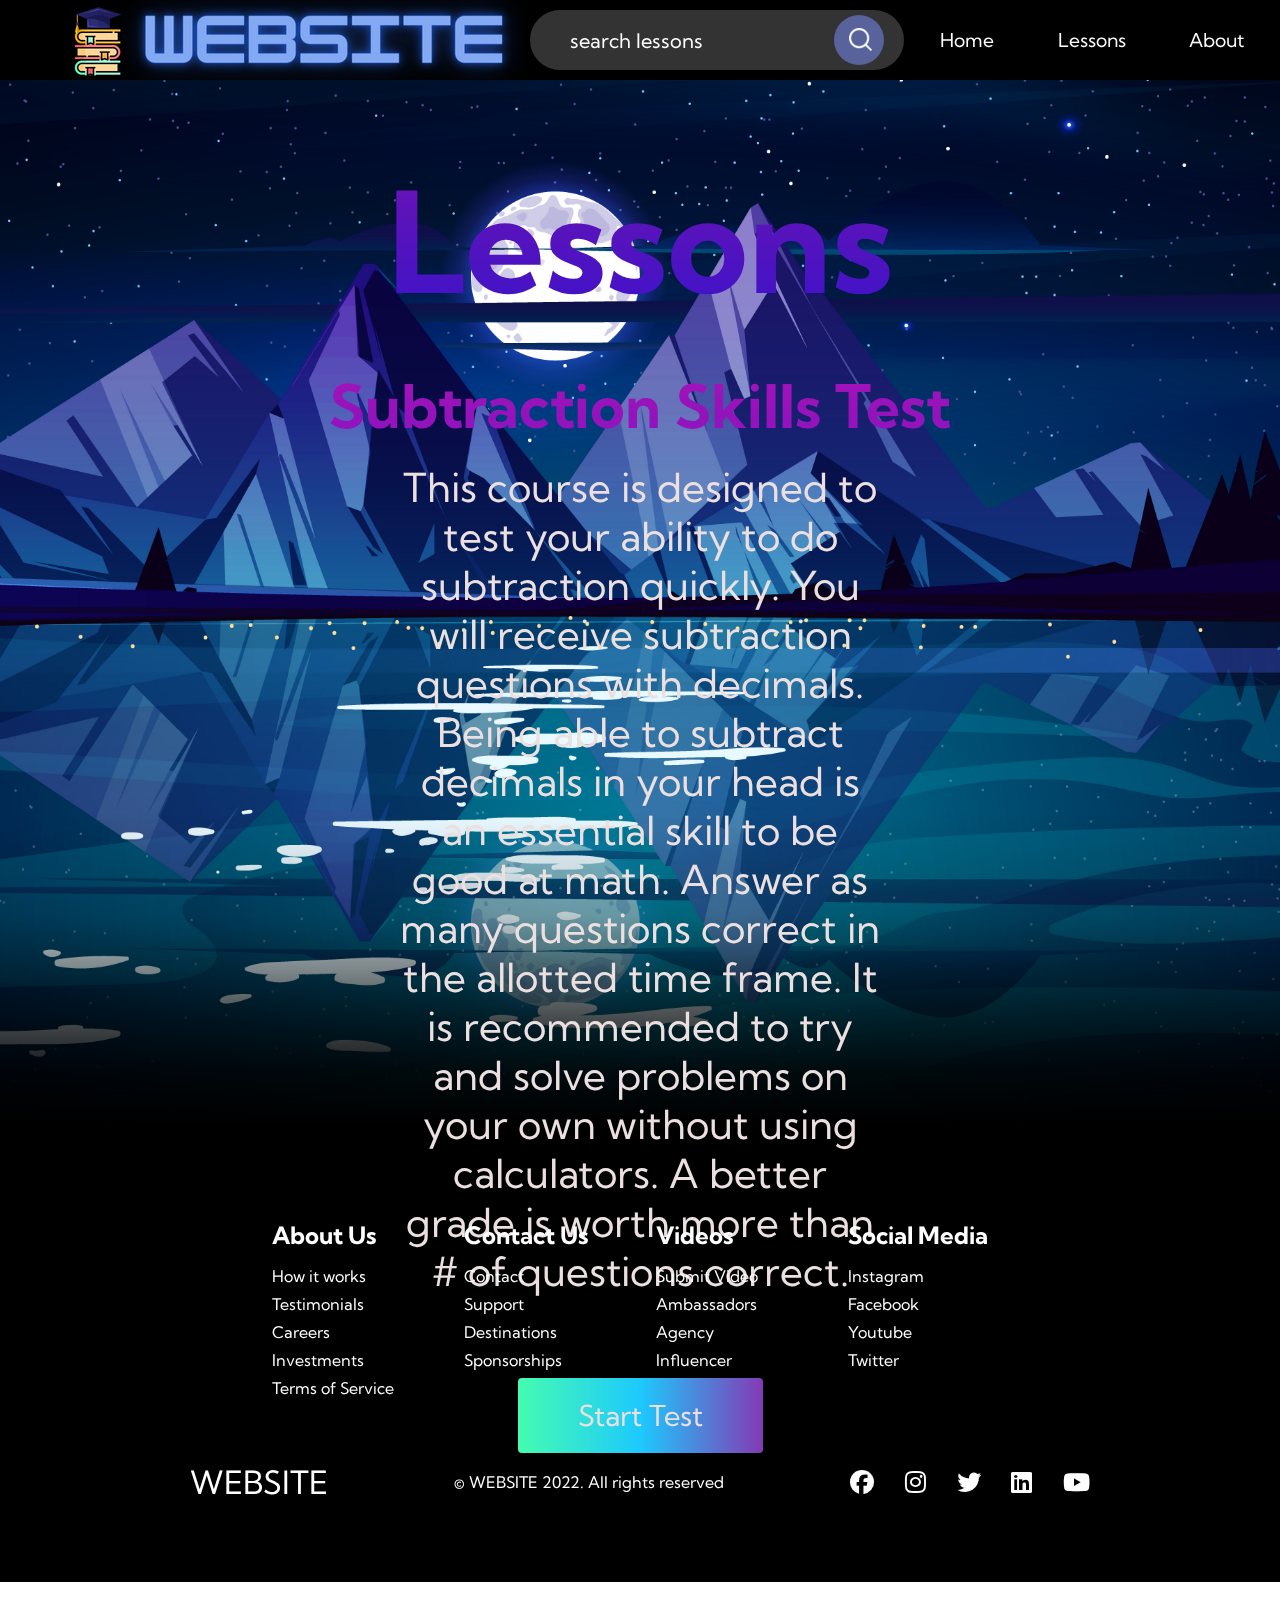
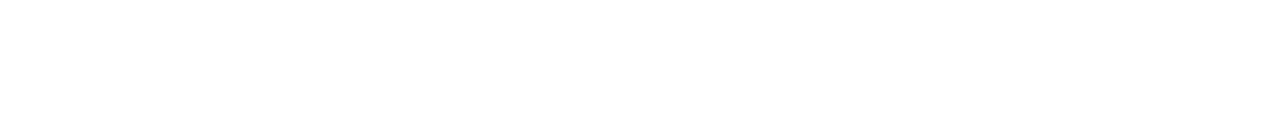
<file: subtraction.html>
<!DOCTYPE html>
<html lang="en">
<head>
    <meta charset="UTF-8">
    <meta http-equiv="X-UA-Compatible" content="IE=edge">
    <meta name="viewport" content="width=device-width, initial-scale=1.0">
    <title>Learn</title>
    <link rel="stylesheet" href="styles.css">
    <link rel="stylesheet" href="https://cdnjs.cloudflare.com/ajax/libs/font-awesome/6.1.2/css/all.min.css">
    <link href="https://fonts.googleapis.com/css2?family=Kumbh+Sans:wght@400;700&display=swap" rel="stylesheet">
    <link rel="shortcut icon" href="favicon (2).ico" />
</head>
<body>
    <!-- Navbar Section -->
    <nav class="navbar">
        <div class="navbar__container">
            <a href="/index.html" id='navbar__logo'><img src="Untitled design.png"></a>
            <div class="navbar__toggle" id="mobile-menu">   
                <span class="bar"></span>
                <span class="bar"></span>
                <span class="bar"></span>
            </div>
            <div class="container">
                <form action="https://google.com/search" class="search-bar">
                    <input type="text" placeholder="search lessons" name="q">
                    <button type="submit"><img src="search.png"></button>
                </form>
            </div>
            <ul class="navbar__menu">
                <li class="navbar__item">
                    <a href="/index.html" class="navbar__links" id="home-page">Home</a>
                </li>
                <li class="navbar__item">
                    <a href="/lessons.html" class="navbar__links" id="lessons-page">Lessons</a>
                </li>
                <li class="navbar__item">
                    <a href="/about.html" class="navbar__links" id="about-page">About</a>
                </li>
                <li class="navbar__item">
                  <a href="/credits.html" class="navbar__links" id="about-page">Credits</a>
              </li>
                <li class="navbar__btn">
                    <a href="#sign-up" class="button" id="signup">Log In</a>
                </li>
            </ul>
        </div>
    </nav>
  <!-- Lessons Section Section -->
  <div class="subtraction__container">
    <div class="subtraction__header">
      <h1>Lessons</h1>
    </div>
    <h2 id="stitle" >
        Subtraction Skills Test
    </h2>
        <p id="sinstructions" >
        This course is designed to test your ability to do subtraction quickly. You will receive subtraction questions with decimals. Being able to subtract decimals in your head is an essential skill to be good at math. Answer as many questions correct in the allotted time frame. It is recommended to try and solve problems on your own without using calculators. A better grade is worth more than # of questions correct.
        </p>
        <div id="sequation"></div>
        <div class="sbuttonBlock">
        <button id="sstartbutton" onclick="stoggle(); snew();">Start Test</button>
        </div>
        <input id="stextbox" type="text" value="" placeholder="Answer Here">
        <button id="sbutton" onclick="snew()">Next Question</button>
        <p id="sgrade">
          ?
        </p>
        <div class="sbtnGroup">
                <span class="stimer">
                  <span id="scounter"></span>
                </span>
              </div>
              <div id="stimesup">"Times Up!"</div>
              <div id="sresult"></div>
  </div>
    <!-- Footer Section -->
    <div class="footer__container">
        <div class="footer__links">
        <div class="footer__link--wrapper">
            <div class="footer__link--items">
            <h2>About Us</h2>
            <a href="/sign__up">How it works</a>
            <a href="/">Testimonials</a>
            <a href="/">Careers</a>
            <a href="/">Investments</a>
            <a href="/">Terms of Service</a>
        </div>
        <div class="footer__link--items">
          <h2>Contact Us</h2>
          <a href="/">Contact</a>
          <a href="/">Support</a>
          <a href="/">Destinations</a>
          <a href="/">Sponsorships</a>
        </div>
      </div>
      <div class="footer__link--wrapper">
        <div class="footer__link--items">
          <h2>Videos</h2>
          <a href="/">Submit Video</a>
          <a href="/">Ambassadors</a>
          <a href="/">Agency</a>
          <a href="/">Influencer</a>
        </div>
        <div class="footer__link--items">
          <h2>Social Media</h2>
          <a href="/">Instagram</a>
          <a href="/">Facebook</a>
          <a href="/">Youtube</a>
          <a href="/">Twitter</a>
        </div>
      </div>
    </div>
    <div class="social__media">
      <div class="social__media--wrap">
        <div class="footer__logo">
          <a href="/" id="footer__logo">WEBSITE</a>
        </div>
        <p class="website__rights">© WEBSITE 2022. All rights reserved</p>
        <div class="social__icons">
          <a href="/" class="social__icon--link" target="_blank">
            <i class="fab fa-facebook"></i>
          </a>
          <a href="/" class="social__icon--link" target="_blank">
            <i class="fab fa-instagram"></i>
          </a>
          <a href="/" class="social__icon--link" target="_blank">
            <i class="fab fa-twitter"></i>
          </a>
          <a href="/" class="social__icon--link" target="_blank">
            <i class="fab fa-linkedin"></i>
          </a>
          <a href="/" class="social__icon--link" target="_blank">
            <i class="fab fa-youtube"></i>
          </a>
        </div>
      </div>
    </div>
  </div>

  <script src="subtraction.js"></script>
</body>
</html>
</file>
<file: styles.css>
* {
    box-sizing: border-box;
    margin: 0;
    padding: 0;
    font-family: "Kumbh Sans", sans-serif;
    scroll-behavior: smooth;
}

.navbar {
    background: #000000;
    height: 80px;
    display: flex;
    justify-content: center;
    align-items: center;
    font-size: 1.2rem;
    position: sticky;
    top: 0;
    z-index: 999;
}

.navbar__container {
    display: flex;
    justify-content: space-between;
    height: 80px;
    z-index: 1;
    width: 100%;
    max-width: 2000px;
    margin: 0 auto;
    padding: 0 50px;
}

#navbar__logo {
    background-color: #77c2ff;
    background-image: linear-gradient(to top, #0835ff 0%, #99ebff 100%);
    background-size: 100%;
    -webkit-background-clip: text;
    -moz-background-clip: text;
    -webkit-text-fill-color: transparent;
    -moz-text-fill-color: transparent;
    display: flex;
    align-items: center;
    cursor: pointer;
    text-decoration: none;
    font-size: 2rem;
}

.search-bar {
    width: 100%;
    max-width: 700px;
    background: rgba(255, 255, 255, 0.2);
    display: flex;
    align-items: center;
    border-radius: 60px;
    padding: 10px 20px;
    backdrop-filter: blur(4px) saturate(180%);
    height: 60px;
    margin-top: 10px;
}

.search-bar input {
    background: transparent;
    flex: 1;
    border: 0;
    outline: none;
    padding: 24px 20px;
    font-size: 20px;
    color: #fff;
}

::placeholder {
    color: #fff;
}

.search-bar button img {
    width: 25px;
}

.search-bar button {
    border: 0;
    border-radius: 50%;
    width: 50px;
    height: 50px;
    background: #58629b;
    cursor: pointer;
}

.navbar__menu {
    display: flex;
    align-items: center;
    list-style: none;
}

.navbar__item {
    height: 80px;
}

.navbar__links {
    color: #fff;
    display: flex;
    align-items: center;
    justify-content: center;
    width: 125px;
    text-decoration: none;
    height: 100%;
    transition: all 0.3s ease;
}

.navbar__btn {
    display: flex;
    justify-content: center;
    align-items: center;
    padding: 0 1rem;
    width: 100%;
}

.button {
    display: flex;
    justify-content: center;
    align-items: center;
    text-decoration: none;
    padding: 10px 20px;
    height: 100%;
    width: 100%;
    border: none;
    outline: none;
    border-radius: 4px;
    background: #833ab4;
    background: -webkit-linear-gradient(to right, #45d7fc, #1d86fd, #3c3ab4);
    background: linear-gradient(to right, #45d7fc, #1d86fd, #3c3ab4);
    color: #fff;
    transition: all 0.3s ease;
}

.navbar__links:hover {
    color: #1873fc;
    transition: all 0.3s ease;
}

/* HomePage Section CSS */

.homepage__container {
    width: 100%;
    background: linear-gradient(
        rgba(0, 0, 0, 0.0)0%,
        rgba(0, 0, 0, 0.0)70%,
        rgba(0, 0, 0, 0.2)80%,
        rgba(0, 0, 0, 0.7)90%,
        rgba(0, 0, 0, 0.9)95%,
        rgba(0, 0, 0, 1.0)100%
      ), url(15Z_2102.w026.n002.163B.p1.163.jpg);
    background-position: center;
    background-size: cover;
    height: 109vh;
}

.content {
    width: 2000px;
    height: auto;
    margin: auto;
    color: #fff;
    position: relative;
}

.content .par {
    padding-left: 20px;
    padding-bottom: 25px;
    font-family: Arial;
    letter-spacing: 1.2px;
    line-height: 30px;
    font-size: 20px;
}

.content h1 {
    font-family: 'Times New Roman';
    font-size: 80px;
    padding-left: 20px;
    padding-top: 9%;
    letter-spacing: 2px;
}

.content .cn {
    width: 160px;
    height: 40px;
    background: #087ecc;
    border: none;
    margin-bottom: 10px;
    margin-left: 20px;
    font-size: 18px;
    border-radius: 10px;
    cursor: pointer;
    transition: .4s ease;
}

.content .cn a {
    text-decoration: none;
    color: #000;
    transition: .3s ease;
}

.cn:hover {
    background-color: #fff;
}

.content span {
    color: #1b3d86;
    font-size: 60px;
}

.form {
    width: 350px;
    height: 520px;
    background: linear-gradient(to top, rgba(0,0,0,0.8)50%,rgba(0,0,0,0.8)50%);
    position: absolute;
    top: 110px;
    right: 200px;
    border-radius: 10px;
    padding: 25px;
}

.form h2 {
    width: 300px;
    font-family: sans-serif;
    text-align: center;
    color: #0c6bfa;
    font-size: 25px;
    background-color: #fff;
    border-radius: 10px;
    margin: 2px;
    padding: 8px;
}

.form input {
    width: 300px;
    height: 35px;
    background: transparent;
    border-bottom: 1px solid #00a2ff;
    border-top: none;
    border-right: none;
    border-left: none;
    color: #fff;
    font-size: 20px;
    letter-spacing: 1px;
    margin-top: 30px;
    font-family: sans-serif;
}

.form input:focus {
    outline: none;
}

.btn {
    width: 300px;
    height: 40px;
    background: #006eff;
    border: none;
    margin-top: 30px;
    font-size: 20px;
    border-radius: 10px;
    cursor: pointer;
    color: #fff;
    transition: 0.4s ease;
}

.btn:hover {
    background: #fff;
    color: #0044ff;
}

.btn a{
    text-decoration: none;
    color: #000;
    font-weight: bold;

}

.form .link {
    font-family: Arial, Helvetica, sans-serif;
    font-size: 20px;
    padding-top: 20px;
    text-align: center;
}

.form .link a{
    text-decoration: none;
    color: #001aff;
}

.liw{
    padding-top: 15px;
    padding-bottom: 10px;
    text-align: center;
    font-size: 20px;
}

.icons a{
    text-decoration: none;
    color: #fff;
}

.icons ion-icon {
    color: #fff;
    font-size: 30px;
    padding-left: 22px;
    padding-top: 5px;
    transition: 0.3s ease;
}

.icons ion-icon:hover {
    color: #ff7200;
}

/* Services Section CSS */

.main {
    background-color: #000;
    padding: 10rem 0;
}

.main__container {
    display: grid;
    grid-template-columns: 1fr 1fr;
    align-items: center;
    justify-content: center;
    margin: 0 auto;
    height: 90%;
    z-index: 1;
    width: 100%;
    max-width: 1300px;
    padding: 0 50px;
}

.main__content {
    color: #fff;
    width: 100%;
}

.main__content h1 {
    font-size: 2rem;
    background-color: #3bd0fe;
    background-image: linear-gradient(to top, #08b1ff 0%, #1a4bed 100%);
    background-size: 100%;
    -webkit-background-clip: text;
    -moz-background-clip: text;
    -webkit-text-fill-color: transparent;
    -moz-text-fill-color: transparent;
    text-transform: uppercase;
    margin-bottom: 32px;
}

.main__content h2 {
    font-size: 4rem;
    background: #77efff;
    background: -webkit-linear-gradient(to right, #14ffa5, #22ffda);
    background: linear-gradient(to right, #0ea7ff, #22ffe2);
    -webkit-background-clip: text;
    -moz-background-clip: text;
    -webkit-text-fill-color: transparent;
    -moz-text-fill-color: transparent;
}

.main__content p {
    margin-top: 1rem;
    font-size: 2rem;
    font-weight: 700;
}

.main__btn {
    font-size: 1.8rem;
    background: #833ab4;
    background: -webkit-linear-gradient(to right, #45fc97, #1dc9fd, #833ab4);
    background: linear-gradient(to right, #45fcb0, #1dc9fd, #833ab4);
    padding: 20px 60px;
    border: none;
    border-radius: 4px;
    margin-top: 2rem;
    cursor: pointer;
    position: relative;
    transition: all 0.35s;
    outline: none;
}

.main__btn a {
    position: relative;
    z-index: 2;
    color: #fff;
    text-decoration: none;
}

.main__btn:after {
    position: absolute;
    content: "";
    top: 0;
    left: 0;
    width: 0;
    height: 100%;
    background: #351eff;
    transition: all 0.35s;
    border-radius: 4px;
}

.main__btn:hover {
    color: #fff;
}

.main__btn:hover:after {
    width: 100%;
}

.main__img--container {
    text-align: center;
}

.main__img--card {
    margin: 10px;
    height: 500px;
    width: 500px;
    border-radius: 4px;
    display: flex;
    flex-direction: column;
    justify-content: center;
    color: #fff;
    background-image: linear-gradient(to right, #00dbde 0%, #8c00ff 100%);
}

.fa-layer-group,
.fa-users {
    font-size: 14rem;
}

.fa-layer-group,
.fa-book {
    font-size: 14rem;
}

.main2 {
    padding: 10rem 0;
}

.main__container2 {
    display: grid;
    grid-template-columns: 1fr 1fr;
    align-items: center;
    justify-content: center;
    margin: 0 auto;
    height: 90%;
    z-index: 1;
    width: 100%;
    max-width: 1300px;
    padding: 0 50px;
}

.main__content2 {
    color: #fff;
    width: 100%;
}

.main__content2 h1 {
    font-size: 2rem;
    background-color: #fe3b3b;
    background-image: linear-gradient(to top, #ff2508 0%, #ed8b1a 100%);
    background-size: 100%;
    -webkit-background-clip: text;
    -moz-background-clip: text;
    -webkit-text-fill-color: transparent;
    -moz-text-fill-color: transparent;
    text-transform: uppercase;
    margin-bottom: 32px;
}

.main__content2 h2 {
    font-size: 4rem;
    background: #833ab4;
    background: -webkit-linear-gradient(to right, #dd2476, #ff512f);
    background: linear-gradient(to right, #dd2476, #ff512f);
    -webkit-background-clip: text;
    -moz-background-clip: text;
    -webkit-text-fill-color: transparent;
    -moz-text-fill-color: transparent;
}

.main__content2 p {
    margin-top: 1rem;
    font-size: 2rem;
    font-weight: 700;
}

.main__btn2 {
    font-size: 1.8rem;
    background: #b61818;
    background: -webkit-linear-gradient(to right, #fce145, #fd771d, #b43a54);
    background: linear-gradient(to right, #fcd145, #fd771d, #b43a44);
    padding: 20px 60px;
    border: none;
    border-radius: 4px;
    margin-top: 2rem;
    cursor: pointer;
    position: relative;
    transition: all 0.35s;
    outline: none;
}

.main__btn2 a {
    position: relative;
    z-index: 2;
    color: #fff;
    text-decoration: none;
}

.main__btn2:after {
    position: absolute;
    content: "";
    top: 0;
    left: 0;
    width: 0;
    height: 100%;
    background: #351eff;
    transition: all 0.35s;
    border-radius: 4px;
}

.main__btn2:hover {
    color: #fff;
}

.main__btn2:hover:after {
    width: 100%;
}

.main__img--container2 {
    text-align: center;
}

.main__img--card2 {
    margin: 10px;
    height: 500px;
    width: 500px;
    border-radius: 4px;
    display: flex;
    flex-direction: column;
    justify-content: center;
    color: #fff;
    background-image: linear-gradient(to right, #de7e00 0%, #ff2600 100%);
}

.fa-layer-group,
.fa-users {
    font-size: 14rem;
}

/* Lessons Section CSS */

.lessons__container {
    width: 100%;
    background: linear-gradient(
        rgba(0, 0, 0, 0.0)0%,
        rgba(0, 0, 0, 0.0)70%,
        rgba(0, 0, 0, 0.2)80%,
        rgba(0, 0, 0, 0.7)90%,
        rgba(0, 0, 0, 0.9)95%,
        rgba(0, 0, 0, 1.0)100%
      ), url(2107.w026.n002.637B.p1.637.jpg);
    background-position: center;
    background-size: cover;
    height: 196vh;
    text-align: center;
    color: #ebdfdf;
}

.lessons__header {
    font-size: 70px;
    margin-bottom: 20px;
    background-image: linear-gradient(#9913ba, #5b13ba, #3513cd);
    -webkit-background-clip: text;
    -moz-background-clip: text;
    -webkit-text-fill-color: transparent;
    -moz-text-fill-color: transparent;
    padding-top: 75px;
    padding-bottom: 20px;
}

.services {
    display: flex;
    flex-direction: column;
    align-items: center;
}

.services__container {
    display: flex;
    justify-content: center;
    flex-wrap: wrap;
}

.services__card {
    margin: 5rem;
    height: 600px;
    width: 600px;
    border-radius: 4px;
    background-image: url(plus1.png);
    background-size: cover;
    position: relative;
    color: #fff;
}

.services__card:nth-child(2) {
    background-image: url(minus1.png);
}

.services h2 {
    position: absolute;
    top: 450px;
    left: 80px;
    font-size: 35px;
}

.services__card p {
    position: absolute;
    top: 490px;
    left: 80px;
    font-size: 25px;
}

.services__card button {
    color: #fff;
    padding: 10px 20px;
    border: none;
    outline: none;
    border-radius: 4px;
    background: #f77062;
    position: absolute;
    top: 530px;
    left: 80px;
    font-size: 25px;
    cursor: pointer;
}

.services__card button a {
    color: #fff;
    text-decoration: none;
}

.services__card:hover {
    transform: scale(1.075);
    transition: 0.2s ease-in;
    cursor: pointer;
}

.services2 {
    display: flex;
    flex-direction: column;
    align-items: center;
}

.services__container2 {
    display: flex;
    justify-content: center;
    flex-wrap: wrap;
}

.services__card2 {
    margin: 5rem;
    height: 600px;
    width: 600px;
    border-radius: 4px;
    background-image: url(multiplication.png);
    background-size: cover;
    position: relative;
    color: #fff;
}

.services__card2:nth-child(2) {
    background-image: url(division.png);
}

.services2 h2 {
    position: absolute;
    top: 450px;
    left: 80px;
    font-size: 35px;
}

.services__card2 p {
    position: absolute;
    top: 490px;
    left: 80px;
    font-size: 25px;
}

.services__card2 button {
    color: #fff;
    padding: 10px 20px;
    border: none;
    outline: none;
    border-radius: 4px;
    background: #f77062;
    position: absolute;
    top: 530px;
    left: 80px;
    font-size: 25px;
    cursor: pointer;
}

.services__card2 button a {
    color: #fff;
    text-decoration: none;
}

.services__card2:hover {
    transform: scale(1.075);
    transition: 0.2s ease-in;
    cursor: pointer;
}

.services3 {
    display: flex;
    flex-direction: column;
    align-items: center;
}

.services__container3 {
    display: flex;
    justify-content: center;
    flex-wrap: wrap;
}

.services__card3 {
    margin: 5rem;
    height: 600px;
    width: 600px;
    border-radius: 4px;
    background-image: url(equal.png);
    background-size: cover;
    position: relative;
    color: #fff;
}

.services__card3:nth-child(2) {
    background-image: url(is-identical-with.png);
}

.services3 h2 {
    position: absolute;
    top: 450px;
    left: 80px;
    font-size: 35px;
}

.services__card3 p {
    position: absolute;
    top: 490px;
    left: 80px;
    font-size: 25px;
}

.services__card3 button {
    color: #fff;
    padding: 10px 20px;
    border: none;
    outline: none;
    border-radius: 4px;
    background: #f77062;
    position: absolute;
    top: 530px;
    left: 80px;
    font-size: 25px;
    cursor: pointer;
}

.services__card3 button a {
    color: #fff;
    text-decoration: none;
}

.services__card3:hover {
    transform: scale(1.075);
    transition: 0.2s ease-in;
    cursor: pointer;
}

/* Addition CSS */

.addition__container {
    width: 100%;
    background: linear-gradient(
        rgba(0, 0, 0, 0.0)0%,
        rgba(0, 0, 0, 0.0)70%,
        rgba(0, 0, 0, 0.2)80%,
        rgba(0, 0, 0, 0.7)90%,
        rgba(0, 0, 0, 0.9)95%,
        rgba(0, 0, 0, 1.0)100%
      ), url(2107.w026.n002.637B.p1.637.jpg);
    background-position: center;
    background-size: cover;
    height: 116vh;
    text-align: center;
    color: #ebdfdf;
}

.addition__header {
    font-size: 70px;
    margin-bottom: 20px;
    background-image: linear-gradient(#9913ba, #5b13ba, #3513cd);
    -webkit-background-clip: text;
    -moz-background-clip: text;
    -webkit-text-fill-color: transparent;
    -moz-text-fill-color: transparent;
    padding-top: 75px;
    padding-bottom: 20px;
}

#atitle{
    text-align: center;
    background-image: linear-gradient(#13ba82, #13ba2f, #4ecd13);
    -webkit-background-clip: text;
    -moz-background-clip: text;
    -webkit-text-fill-color: transparent;
    -moz-text-fill-color: transparent;
    font-size: 60px;
    padding-bottom: 20px;
  }
#ainstructions{
    font-size: 40px;
    padding-left: 400px;
    padding-right: 400px;
}
#abutton{
    visibility: hidden;
    font-size: 1.8rem;
    background: #833ab4;
    background: -webkit-linear-gradient(to right, #45fc97, #1dc9fd, #833ab4);
    background: linear-gradient(to right, #45fcb0, #1dc9fd, #833ab4);
    padding: 20px 60px;
    border: none;
    border-radius: 4px;
    margin-top: 2rem;
    cursor: pointer;
    position: relative;
    outline: none;
    color: #ebdfdf;
}
#aequation{
    padding-top: 50px;
    font-size: 70px;
}
#atextbox{
    visibility: hidden;
    height: 100px;
    width: 350px;
    font-size: 30px;
    text-align: center;
}
#atextbox::placeholder{
    color: gray;
}
#agrade{
    visibility: hidden; 
    font-size: 60px;
}
#acounter{
    font-size: 50px;
}
#astartbutton{
    visibility: visible;
    font-size: 1.8rem;
    background: #833ab4;
    background: -webkit-linear-gradient(to right, #45fc97, #1dc9fd, #833ab4);
    background: linear-gradient(to right, #45fcb0, #1dc9fd, #833ab4);
    padding: 20px 60px;
    border: none;
    border-radius: 4px;
    margin-top: 2rem;
    cursor: pointer;
    position: relative;
    outline: none;
    color: #ebdfdf;
}
#atimesup{
    visibility: hidden;
    font-size: 60px;
}
#aresult{
    font-size: 40px;
}

/* Subtraction CSS */

.subtraction__container {
    width: 100%;
    background: linear-gradient(
        rgba(0, 0, 0, 0.0)0%,
        rgba(0, 0, 0, 0.0)70%,
        rgba(0, 0, 0, 0.2)80%,
        rgba(0, 0, 0, 0.7)90%,
        rgba(0, 0, 0, 0.9)95%,
        rgba(0, 0, 0, 1.0)100%
      ), url(2107.w026.n002.637B.p1.637.jpg);
    background-position: center;
    background-size: cover;
    height: 116vh;
    text-align: center;
    color: #ebdfdf;
}

.subtraction__header {
    font-size: 70px;
    margin-bottom: 20px;
    background-image: linear-gradient(#9913ba, #5b13ba, #3513cd);
    -webkit-background-clip: text;
    -moz-background-clip: text;
    -webkit-text-fill-color: transparent;
    -moz-text-fill-color: transparent;
    padding-top: 75px;
    padding-bottom: 20px;
}

#stitle{
    text-align: center;
    background-image: linear-gradient(#a613ba, #9313ba, #9213cd);
    -webkit-background-clip: text;
    -moz-background-clip: text;
    -webkit-text-fill-color: transparent;
    -moz-text-fill-color: transparent;
    font-size: 60px;
    padding-bottom: 20px;
  }
#sinstructions{
    font-size: 40px;
    padding-left: 400px;
    padding-right: 400px;
}
#sbutton{
    visibility: hidden;
    font-size: 1.8rem;
    background: #833ab4;
    background: -webkit-linear-gradient(to right, #45fc97, #1dc9fd, #833ab4);
    background: linear-gradient(to right, #45fcb0, #1dc9fd, #833ab4);
    padding: 20px 60px;
    border: none;
    border-radius: 4px;
    margin-top: 2rem;
    cursor: pointer;
    position: relative;
    outline: none;
    color: #ebdfdf;
}
#sequation{
    padding-top: 50px;
    font-size: 70px;
}
#stextbox{
    visibility: hidden;
    height: 100px;
    width: 350px;
    font-size: 30px;
    text-align: center;
}
#stextbox::placeholder{
    color: gray;
}
#sgrade{
    visibility: hidden; 
    font-size: 60px;
}
#scounter{
    font-size: 50px;
}
#sstartbutton{
    visibility: visible;
    font-size: 1.8rem;
    background: #833ab4;
    background: -webkit-linear-gradient(to right, #45fc97, #1dc9fd, #833ab4);
    background: linear-gradient(to right, #45fcb0, #1dc9fd, #833ab4);
    padding: 20px 60px;
    border: none;
    border-radius: 4px;
    margin-top: 2rem;
    cursor: pointer;
    position: relative;
    outline: none;
    color: #ebdfdf;
}
#stimesup{
    visibility: hidden;
    font-size: 60px;
}
#sresult{
    font-size: 40px;
}

/* Multiplication CSS */

.multiplication__container {
    width: 100%;
    background: linear-gradient(
        rgba(0, 0, 0, 0.0)0%,
        rgba(0, 0, 0, 0.0)70%,
        rgba(0, 0, 0, 0.2)80%,
        rgba(0, 0, 0, 0.7)90%,
        rgba(0, 0, 0, 0.9)95%,
        rgba(0, 0, 0, 1.0)100%
      ), url(2107.w026.n002.637B.p1.637.jpg);
    background-position: center;
    background-size: cover;
    height: 116vh;
    text-align: center;
    color: #ebdfdf;
}

.multiplication__header {
    font-size: 70px;
    margin-bottom: 20px;
    background-image: linear-gradient(#9913ba, #5b13ba, #3513cd);
    -webkit-background-clip: text;
    -moz-background-clip: text;
    -webkit-text-fill-color: transparent;
    -moz-text-fill-color: transparent;
    padding-top: 75px;
    padding-bottom: 20px;
}

#mtitle{
    text-align: center;
    background-image: linear-gradient(#ece143, #f0e32f, #cdab13);
    -webkit-background-clip: text;
    -moz-background-clip: text;
    -webkit-text-fill-color: transparent;
    -moz-text-fill-color: transparent;
    font-size: 60px;
    padding-bottom: 20px;
}
#minstructions{
    font-size: 40px;
    padding-left: 400px;
    padding-right: 400px;
}
#mbutton{
    visibility: hidden;
    font-size: 1.8rem;
    background: #833ab4;
    background: -webkit-linear-gradient(to right, #45fc97, #1dc9fd, #833ab4);
    background: linear-gradient(to right, #45fcb0, #1dc9fd, #833ab4);
    padding: 20px 60px;
    border: none;
    border-radius: 4px;
    margin-top: 2rem;
    cursor: pointer;
    position: relative;
    outline: none;
    color: #ebdfdf;
}
#mequation{
    padding-top: 50px;
    font-size: 70px;
}
#mtextbox{
    visibility: hidden;
    height: 100px;
    width: 350px;
    font-size: 30px;
    text-align: center;
}
#mtextbox::placeholder{
    color: gray;
}
#mgrade{
    visibility: hidden; 
    font-size: 60px;
}
#mcounter{
    font-size: 50px;
}
#mstartbutton{
    visibility: visible;
    font-size: 1.8rem;
    background: #833ab4;
    background: -webkit-linear-gradient(to right, #45fc97, #1dc9fd, #833ab4);
    background: linear-gradient(to right, #45fcb0, #1dc9fd, #833ab4);
    padding: 20px 60px;
    border: none;
    border-radius: 4px;
    margin-top: 2rem;
    cursor: pointer;
    position: relative;
    outline: none;
    color: #ebdfdf;
}
#mtimesup{
    visibility: hidden;
    font-size: 60px;
}
#mresult{
    font-size: 40px;
}

/* Division CSS */

.division__container {
    width: 100%;
    background: linear-gradient(
        rgba(0, 0, 0, 0.0)0%,
        rgba(0, 0, 0, 0.0)70%,
        rgba(0, 0, 0, 0.2)80%,
        rgba(0, 0, 0, 0.7)90%,
        rgba(0, 0, 0, 0.9)95%,
        rgba(0, 0, 0, 1.0)100%
      ), url(2107.w026.n002.637B.p1.637.jpg);
    background-position: center;
    background-size: cover;
    height: 116vh;
    text-align: center;
    color: #ebdfdf;
}

.division__header {
    font-size: 70px;
    margin-bottom: 20px;
    background-image: linear-gradient(#9913ba, #5b13ba, #3513cd);
    -webkit-background-clip: text;
    -moz-background-clip: text;
    -webkit-text-fill-color: transparent;
    -moz-text-fill-color: transparent;
    padding-top: 75px;
    padding-bottom: 20px;
}

#dtitle{
    text-align: center;
    background-image: linear-gradient(#13a6ba, #1385ba, #1379cd);
    -webkit-background-clip: text;
    -moz-background-clip: text;
    -webkit-text-fill-color: transparent;
    -moz-text-fill-color: transparent;
    font-size: 60px;
    padding-bottom: 20px;
}
#dinstructions{
    font-size: 40px;
    padding-left: 400px;
    padding-right: 400px;
}
#dbutton{
    visibility: hidden;
    font-size: 1.8rem;
    background: #833ab4;
    background: -webkit-linear-gradient(to right, #45fc97, #1dc9fd, #833ab4);
    background: linear-gradient(to right, #45fcb0, #1dc9fd, #833ab4);
    padding: 20px 60px;
    border: none;
    border-radius: 4px;
    margin-top: 2rem;
    cursor: pointer;
    position: relative;
    outline: none;
    color: #ebdfdf;
}
#dequation{
    padding-top: 50px;
    font-size: 70px;
}
#dtextbox{
    visibility: hidden;
    height: 100px;
    width: 350px;
    font-size: 30px;
    text-align: center;
}
#dtextbox::placeholder{
    color: gray;
}
#dgrade{
    visibility: hidden; 
    font-size: 60px;
}
#dcounter{
    font-size: 50px;
}
#dstartbutton{
    visibility: visible;
    font-size: 1.8rem;
    background: #833ab4;
    background: -webkit-linear-gradient(to right, #45fc97, #1dc9fd, #833ab4);
    background: linear-gradient(to right, #45fcb0, #1dc9fd, #833ab4);
    padding: 20px 60px;
    border: none;
    border-radius: 4px;
    margin-top: 2rem;
    cursor: pointer;
    position: relative;
    outline: none;
    color: #ebdfdf;
}
#dtimesup{
    visibility: hidden;
    font-size: 60px;
}
#dresult{
    font-size: 40px;
}

/* All1digit CSS */

.allonedigit__container {
    width: 100%;
    background: linear-gradient(
        rgba(0, 0, 0, 0.0)0%,
        rgba(0, 0, 0, 0.0)70%,
        rgba(0, 0, 0, 0.2)80%,
        rgba(0, 0, 0, 0.7)90%,
        rgba(0, 0, 0, 0.9)95%,
        rgba(0, 0, 0, 1.0)100%
      ), url(2107.w026.n002.637B.p1.637.jpg);
    background-position: center;
    background-size: cover;
    height: 116vh;
    text-align: center;
    color: #ebdfdf;
}

.allonedigit__header {
    font-size: 70px;
    margin-bottom: 20px;
    background-image: linear-gradient(#9913ba, #5b13ba, #3513cd);
    -webkit-background-clip: text;
    -moz-background-clip: text;
    -webkit-text-fill-color: transparent;
    -moz-text-fill-color: transparent;
    padding-top: 75px;
    padding-bottom: 20px;
}

#otitle{
    text-align: center;
    background-image: linear-gradient(#df64ba, #d33ec6, #b713cd);
    -webkit-background-clip: text;
    -moz-background-clip: text;
    -webkit-text-fill-color: transparent;
    -moz-text-fill-color: transparent;
    font-size: 60px;
    padding-bottom: 20px;
}
#oinstructions{
    font-size: 40px;
    padding-left: 400px;
    padding-right: 400px;
}
#obutton{
    visibility: hidden;
    font-size: 1.8rem;
    background: #833ab4;
    background: -webkit-linear-gradient(to right, #45fc97, #1dc9fd, #833ab4);
    background: linear-gradient(to right, #45fcb0, #1dc9fd, #833ab4);
    padding: 20px 60px;
    border: none;
    border-radius: 4px;
    margin-top: 2rem;
    cursor: pointer;
    position: relative;
    outline: none;
    color: #ebdfdf;
}
#oproblem{
    padding-top: 50px;
    font-size: 70px;
    padding-left: 300px;
    padding-right: 300px;
}
#otextbox{
    visibility: hidden;
    height: 100px;
    width: 350px;
    font-size: 30px;
    text-align: center;
}
#otextbox::placeholder{
    color: gray;
}
#ograde{
    visibility: hidden; 
    font-size: 60px;
}
#ocounter{
    font-size: 50px;
}
#ostartbutton{
    visibility: visible;
    font-size: 1.8rem;
    background: #833ab4;
    background: -webkit-linear-gradient(to right, #45fc97, #1dc9fd, #833ab4);
    background: linear-gradient(to right, #45fcb0, #1dc9fd, #833ab4);
    padding: 20px 60px;
    border: none;
    border-radius: 4px;
    margin-top: 2rem;
    cursor: pointer;
    position: relative;
    outline: none;
    color: #ebdfdf;
}
#otimesup{
    visibility: hidden;
    font-size: 60px;
}
#oresult{
    font-size: 40px;
}

/* Alltwodigit CSS */

.alltwodigit__container {
    width: 100%;
    background: linear-gradient(
        rgba(0, 0, 0, 0.0)0%,
        rgba(0, 0, 0, 0.0)70%,
        rgba(0, 0, 0, 0.2)80%,
        rgba(0, 0, 0, 0.7)90%,
        rgba(0, 0, 0, 0.9)95%,
        rgba(0, 0, 0, 1.0)100%
      ), url(2107.w026.n002.637B.p1.637.jpg);
    background-position: center;
    background-size: cover;
    height: 116vh;
    text-align: center;
    color: #ebdfdf;
}

.alltwodigit__header {
    font-size: 70px;
    margin-bottom: 20px;
    background-image: linear-gradient(#9913ba, #5b13ba, #3513cd);
    -webkit-background-clip: text;
    -moz-background-clip: text;
    -webkit-text-fill-color: transparent;
    -moz-text-fill-color: transparent;
    padding-top: 75px;
    padding-bottom: 20px;
}

#ttitle{
    text-align: center;
    background-image: linear-gradient(#72df64, #3ed36b, #13cd42);
    -webkit-background-clip: text;
    -moz-background-clip: text;
    -webkit-text-fill-color: transparent;
    -moz-text-fill-color: transparent;
    font-size: 60px;
    padding-bottom: 20px;
}
#tinstructions{
    font-size: 40px;
    padding-left: 400px;
    padding-right: 400px;
}
#tbutton{
    visibility: hidden;
    font-size: 1.8rem;
    background: #833ab4;
    background: -webkit-linear-gradient(to right, #45fc97, #1dc9fd, #833ab4);
    background: linear-gradient(to right, #45fcb0, #1dc9fd, #833ab4);
    padding: 20px 60px;
    border: none;
    border-radius: 4px;
    margin-top: 2rem;
    cursor: pointer;
    position: relative;
    outline: none;
    color: #ebdfdf;
}
#tproblem{
    padding-top: 50px;
    font-size: 70px;
    padding-left: 300px;
    padding-right: 300px;
}
#ttextbox{
    visibility: hidden;
    height: 100px;
    width: 350px;
    font-size: 30px;
    text-align: center;
}
#ttextbox::placeholder{
    color: gray;
}
#tgrade{
    visibility: hidden; 
    font-size: 60px;
}
#tcounter{
    font-size: 50px;
}
#tstartbutton{
    visibility: visible;
    font-size: 1.8rem;
    background: #833ab4;
    background: -webkit-linear-gradient(to right, #45fc97, #1dc9fd, #833ab4);
    background: linear-gradient(to right, #45fcb0, #1dc9fd, #833ab4);
    padding: 20px 60px;
    border: none;
    border-radius: 4px;
    margin-top: 2rem;
    cursor: pointer;
    position: relative;
    outline: none;
    color: #ebdfdf;
}
#ttimesup{
    visibility: hidden;
    font-size: 60px;
}
#tresult{
    font-size: 40px;
}

/* About Section CSS */
.about__container {
    width: 100%;
    background: linear-gradient(
        rgba(0, 0, 0, 0.0)0%,
        rgba(0, 0, 0, 0.0)70%,
        rgba(0, 0, 0, 0.2)80%,
        rgba(0, 0, 0, 0.7)90%,
        rgba(0, 0, 0, 0.9)95%,
        rgba(0, 0, 0, 1.0)100%
      ), url(2202_w026_n002_1449b_p1_1449.jpg);
    background-position: center;
    background-size: cover;
    height: 163vh;
    text-align: center;
    color: #ebdfdf;
}

.about__header h1 {
    font-size: 90px;
    margin-bottom: 20px;
    background-image: linear-gradient(#1393ba, #1366ba, #1332cd);
    -webkit-background-clip: text;
    -moz-background-clip: text;
    -webkit-text-fill-color: transparent;
    -moz-text-fill-color: transparent;
    padding-top: 75px;
    padding-bottom: 20px;
}

.about__header h2 {
    font-size: 60px;
    margin-bottom: 10px;
    background-image: linear-gradient(#13bab4, #138dba, #1389cd);
    -webkit-background-clip: text;
    -moz-background-clip: text;
    -webkit-text-fill-color: transparent;
    -moz-text-fill-color: transparent;
}

.about__description p {
    margin-left: 400px;
    margin-right: 400px;
    font-size: 30px;
    margin-bottom: 20px;
}

.about__header2 h2 {
    font-size: 60px;
    margin-bottom: 10px;
    background-image: linear-gradient(#13ba77, #13ba99, #13c4cd);
    -webkit-background-clip: text;
    -moz-background-clip: text;
    -webkit-text-fill-color: transparent;
    -moz-text-fill-color: transparent;
}

.about__description2 p {
    margin-left: 400px;
    margin-right: 400px;
    font-size: 30px;
    margin-bottom: 20px;
}

.about__header3 h2 {
    font-size: 60px;
    margin-bottom: 10px;
    background-image: linear-gradient(#6913ba, #a113ba, #ca13cd);
    -webkit-background-clip: text;
    -moz-background-clip: text;
    -webkit-text-fill-color: transparent;
    -moz-text-fill-color: transparent;
}

.about__description3 {
    text-align: center;
}

.image {
    display: inline-block;
    max-height: 100px;
    margin-left: 50px;
    margin-right: 50px;
    margin-top: 25px;
    width: 20%;
}

#niko {
    width: 500px;
    max-height: 670px;
}

#eric {
    width: 500px;
    max-height: 670px;
}

.name {
    display: inline-block;
    height: 100px;
    padding-top: 10px;
    margin-left: 50px;
    margin-right: 50px;
    width: 20%;
    font-size: 50px;
    background-image: linear-gradient(#1613ba, #134dba, #1383cd);
    -webkit-background-clip: text;
    -moz-background-clip: text;
    -webkit-text-fill-color: transparent;
    -moz-text-fill-color: transparent;
}

.about__description4 {
    text-align: center;
}

.makerdesc {
    display: inline-block;
    height: 150px;
    margin-left: 50px;
    margin-right: 50px;
    width: 20%;
    font-size: 30px;
    margin-bottom: 100px;
}

/* Credits CSS */
.credits__container {
    width: 100%;
    background: linear-gradient(
        rgba(0, 0, 0, 0.0)0%,
        rgba(0, 0, 0, 0.0)70%,
        rgba(0, 0, 0, 0.2)80%,
        rgba(0, 0, 0, 0.7)90%,
        rgba(0, 0, 0, 0.9)95%,
        rgba(0, 0, 0, 1.0)100%
      ), url(2829.jpg);
    background-position: center;
    background-size: cover;
    height: 150vh;
    text-align: center;
    color: #ebdfdf;
}

.credits__header {
    font-size: 70px;
    background-image: linear-gradient(#6913ba, #a113ba, #ca13cd);
    -webkit-background-clip: text;
    -moz-background-clip: text;
    -webkit-text-fill-color: transparent;
    -moz-text-fill-color: transparent;
    padding-top: 75px;
    padding-bottom: 40px;
}

.credits__description {
    color: #ebdfdf;
    font-size: 40px;
    margin-left: 400px;
    margin-right: 400px;
}

.credits1 {
    font-size: 50px;
    background-image: linear-gradient(#13ba77, #13ba99, #13c4cd);
    -webkit-background-clip: text;
    -moz-background-clip: text;
    -webkit-text-fill-color: transparent;
    -moz-text-fill-color: transparent;
    padding-top: 40px;
    padding-bottom: 40px;
}

.credits2 {
    font-size: 50px;
    background-image: linear-gradient(#13bab4, #138dba, #1389cd);
    -webkit-background-clip: text;
    -moz-background-clip: text;
    -webkit-text-fill-color: transparent;
    -moz-text-fill-color: transparent;
    padding-top: 40px;
    padding-bottom: 40px;
}

.credits3 {
    font-size: 50px;
    background-image: linear-gradient(#1613ba, #134dba, #1383cd);
    -webkit-background-clip: text;
    -moz-background-clip: text;
    -webkit-text-fill-color: transparent;
    -moz-text-fill-color: transparent;
    padding-top: 40px;
    padding-bottom: 40px;
}

.credits4 {
    font-size: 50px;
    background-image: linear-gradient(#3f13ba, #6f13ba, #7313cd);
    -webkit-background-clip: text;
    -moz-background-clip: text;
    -webkit-text-fill-color: transparent;
    -moz-text-fill-color: transparent;
    padding-top: 40px;
    padding-bottom: 40px;
}

.credits5 {
    font-size: 50px;
    background-image: linear-gradient(#45c283, #13ba66, #105535);
    -webkit-background-clip: text;
    -moz-background-clip: text;
    -webkit-text-fill-color: transparent;
    -moz-text-fill-color: transparent;
    padding-top: 40px;
    padding-bottom: 40px;
}

.credits6 {
    font-size: 50px;
    background-image: linear-gradient(#73cfdb, #13a1ba, #104155);
    -webkit-background-clip: text;
    -moz-background-clip: text;
    -webkit-text-fill-color: transparent;
    -moz-text-fill-color: transparent;
    padding-top: 40px;
    padding-bottom: 40px;
}

.credits7 {
    font-size: 50px;
    background-image: linear-gradient(#ca73db, #8b13ba, #301055);
    -webkit-background-clip: text;
    -moz-background-clip: text;
    -webkit-text-fill-color: transparent;
    -moz-text-fill-color: transparent;
    padding-top: 40px;
    padding-bottom: 40px;
}

#creditsthing {
    color: #ebdfdf;
    font-size: 40px;
    text-align: center;
}

/* Footer CSS */

.footer__container {
    background-color: #000000;
    padding: 5rem 0;
    display: flex;
    flex-direction: column;
    justify-content: center;
    align-items: center;
}

#footer__logo {
    color: #fff;
    display: flex;
    align-items: center;
    cursor: pointer;
    text-decoration: none;
    font-size: 2rem;
}

.footer__links {
    width: 100%;
    max-width: 1000px;
    display: flex;
    justify-content: center;
}

.footer__link--wrapper {
    display: flex;
}

.footer__link--items {
    display: flex;
    flex-direction: column;
    align-items: flex-start;
    margin: 16px;
    text-align: left;
    width: 160px;
    box-sizing: border-box;
}

.footer__link--items h2 {
    margin-bottom: 16px;
}

.footer__link--items > h2 {
    color: #fff;
}

.footer__link--items a {
    color: #fff;
    text-decoration: none;
    margin-bottom: 0.5rem;
}

.footer__link--items a:hover {
    color: #e9e9e9;
    transition: 0.3s ease-out;
}

/* Social Icons */

.social__icon--link {
    color: #fff;
    font-size: 24px;
}

.social__media {
    max-width: 1000px;
    width: 100%;
}

.social__media--wrap {
    display: flex;
    justify-content: space-between;
    align-items: center;
    width: 90%;
    max-width: 1000px;
    margin: 40px auto 0 auto;
}

.social__icons {
    display: flex;
    justify-content: space-between;
    align-items: center;
    width: 240px;
}

.social__logo {
    color: #fff;
    justify-self: flex-start;
    margin-left: 20px;
    cursor: pointer;
    text-decoration: none;
    font-size: 2rem;
    display: flex;
    align-items: center;
    margin-bottom: 16px;
}

.website__rights {
    color: #fff;
}

@media screen and (max-width: 820px) {
    .footer__links {
        padding-top: 2rem;
    }

    #footer__logo {
        margin-bottom: 2rem;
    }

    .website__rights {
        margin-bottom: 2rem;
    }
    .footer__link--wrapper {
        flex-direction: column;
    }

    .social__media--wrap {
        flex-direction: column;
    }
}

@media screen and (max-width: 480px) {
    .footer__link--items {
        margin: 0;
        padding: 10px;
        width: 100%;
    }
}
</file>
